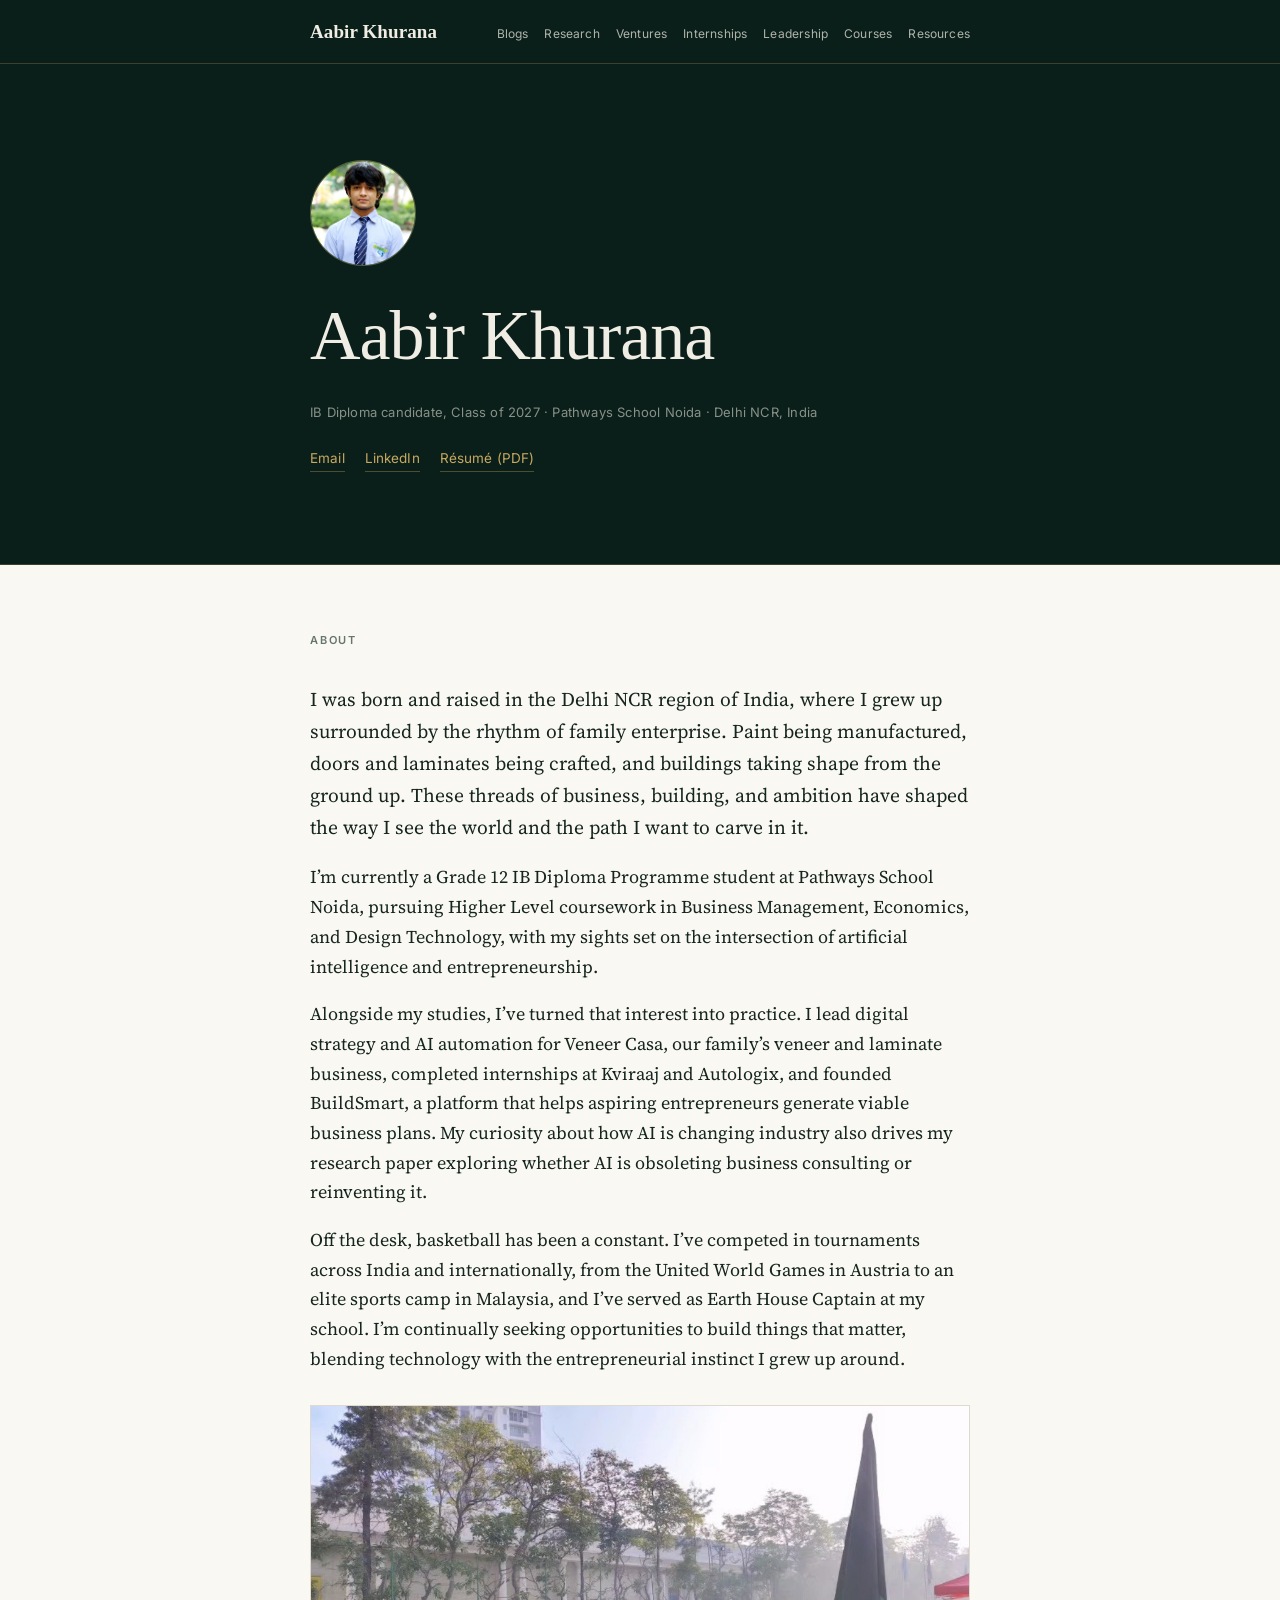
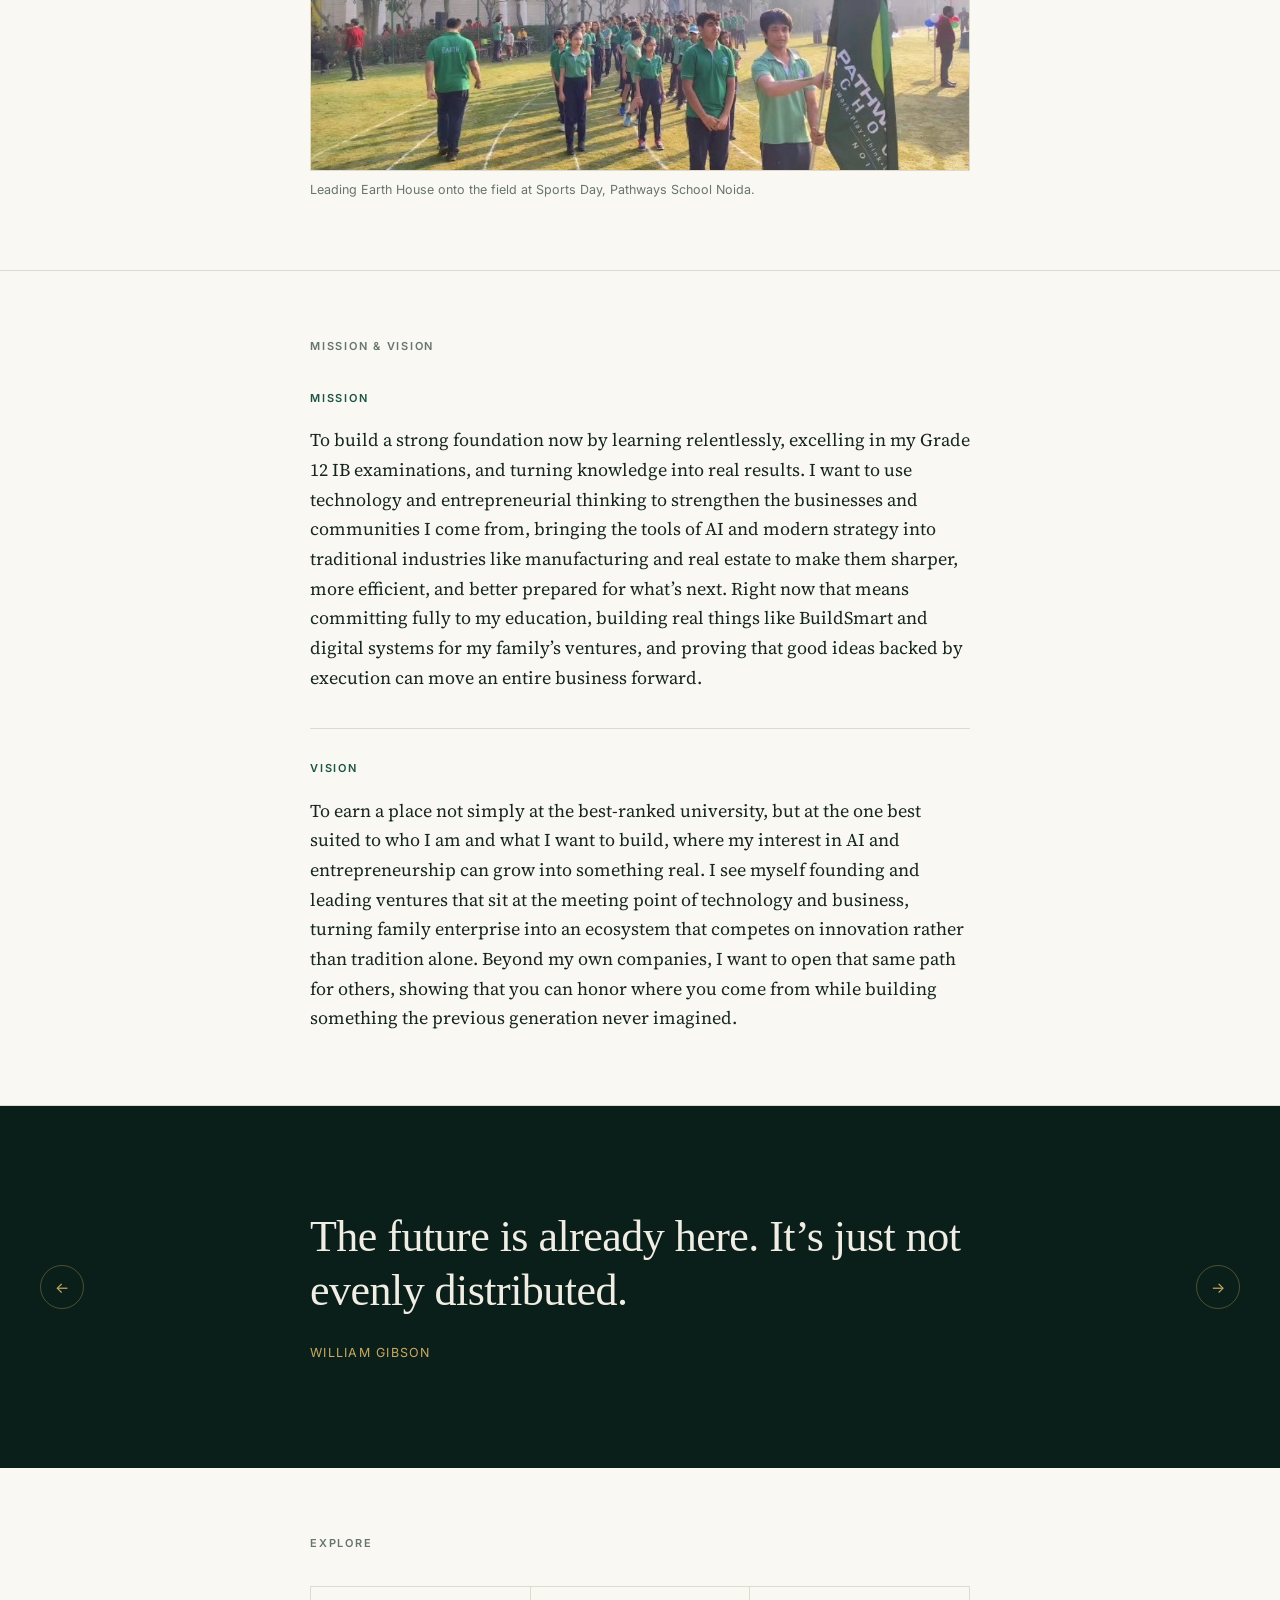
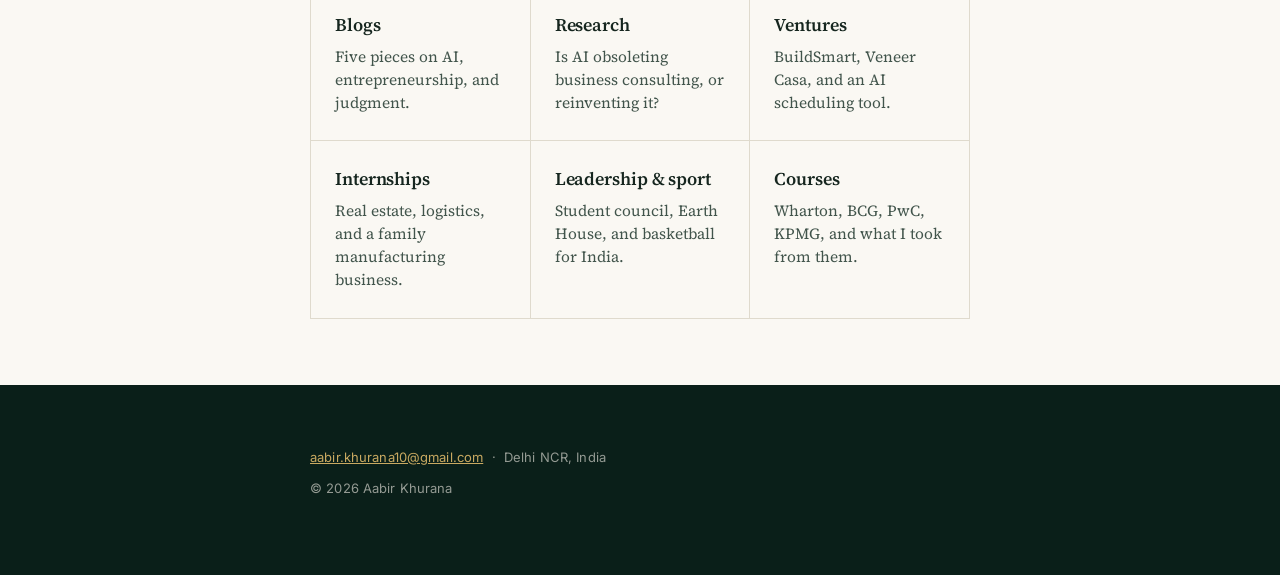
<file: index.html>
<!DOCTYPE html>
<html lang="en">
<head>
<meta charset="utf-8">
<meta name="viewport" content="width=device-width, initial-scale=1">
<title>Aabir Khurana | Essays on AI, business, and judgment</title>
<meta name="description" content="Aabir Khurana is an IB Diploma candidate at Pathways School Noida writing about AI, entrepreneurship, and judgment.">
<meta name="author" content="Aabir Khurana">
<meta property="og:title" content="Aabir Khurana">
<meta property="og:description" content="Aabir Khurana is an IB Diploma candidate at Pathways School Noida writing about AI, entrepreneurship, and judgment.">
<meta property="og:type" content="profile">
<link rel="preconnect" href="https://fonts.googleapis.com">
<link rel="preconnect" href="https://fonts.gstatic.com" crossorigin>
<link href="https://fonts.googleapis.com/css2?family=Source+Serif+4:opsz,wght@8..60,300;8..60,400;8..60,600&family=Inter:wght@400;500;600&display=swap" rel="stylesheet">
<link rel="stylesheet" href="style.css">
</head>
<body>
<nav>
  <div class="wrap">
    <a class="name" href="index.html">Aabir Khurana</a>
    <ul>
      <li><a href="blogs.html">Blogs</a></li>
      <li><a href="research.html">Research</a></li>
      <li><a href="ventures.html">Ventures</a></li>
      <li><a href="internships.html">Internships</a></li>
      <li><a href="leadership.html">Leadership</a></li>
      <li><a href="courses.html">Courses</a></li>
      <li><a href="resources.html">Resources</a></li>
    </ul>
  </div>
</nav>
<header class="hero">
  <div class="wrap">
    <img class="portrait" src="portrait.jpg" alt="Aabir Khurana">
    <h1>Aabir Khurana</h1>
    <p class="meta">IB Diploma candidate, Class of 2027 &middot; Pathways School Noida &middot; Delhi NCR, India</p>
    <div class="links">
      <a href="mailto:aabir.khurana10@gmail.com">Email</a>
      <a href="https://www.linkedin.com/in/aabir-khurana" target="_blank" rel="noopener">LinkedIn</a>
      <a href="resume.pdf">R&eacute;sum&eacute; (PDF)</a>
    </div>
  </div>
</header>

<section id="about">
  <div class="wrap">
    <h2>About</h2>
    <p class="lede">
      I was born and raised in the Delhi NCR region of India, where I grew up surrounded by the
      rhythm of family enterprise. Paint being manufactured, doors and laminates being crafted,
      and buildings taking shape from the ground up. These threads of business, building, and
      ambition have shaped the way I see the world and the path I want to carve in it.
    </p>
    <p>
      I&rsquo;m currently a Grade 12 IB Diploma Programme student at Pathways School Noida,
      pursuing Higher Level coursework in Business Management, Economics, and Design Technology,
      with my sights set on the intersection of artificial intelligence and entrepreneurship.
    </p>
    <p>
      Alongside my studies, I&rsquo;ve turned that interest into practice. I lead digital strategy
      and AI automation for Veneer Casa, our family&rsquo;s veneer and laminate business,
      completed internships at Kviraaj and Autologix, and founded BuildSmart, a platform that helps
      aspiring entrepreneurs generate viable business plans. My curiosity about how AI is changing
      industry also drives my research paper exploring whether AI is obsoleting business consulting
      or reinventing it.
    </p>
    <p>
      Off the desk, basketball has been a constant. I&rsquo;ve competed in tournaments across India
      and internationally, from the United World Games in Austria to an elite sports camp in
      Malaysia, and I&rsquo;ve served as Earth House Captain at my school. I&rsquo;m continually
      seeking opportunities to build things that matter, blending technology with the
      entrepreneurial instinct I grew up around.
    </p>
    <figure class="shot">
      <img src="earthhouse.jpg" alt="Leading Earth House at Sports Day">
      <figcaption>Leading Earth House onto the field at Sports Day, Pathways School Noida.</figcaption>
    </figure>
  </div>
</section>

<section id="mission">
  <div class="wrap">
    <h2>Mission &amp; vision</h2>

    <div class="statement">
      <p class="label">Mission</p>
      <p>To build a strong foundation now by learning relentlessly, excelling in my Grade 12 IB
      examinations, and turning knowledge into real results. I want to use technology and
      entrepreneurial thinking to strengthen the businesses and communities I come from, bringing
      the tools of AI and modern strategy into traditional industries like manufacturing and real
      estate to make them sharper, more efficient, and better prepared for what&rsquo;s next.
      Right now that means committing fully to my education, building real things like BuildSmart
      and digital systems for my family&rsquo;s ventures, and proving that good ideas backed by
      execution can move an entire business forward.</p>
    </div>

    <div class="statement">
      <p class="label">Vision</p>
      <p>To earn a place not simply at the best-ranked university, but at the one best suited to
      who I am and what I want to build, where my interest in AI and entrepreneurship can grow into
      something real. I see myself founding and leading ventures that sit at the meeting point of
      technology and business, turning family enterprise into an ecosystem that competes on
      innovation rather than tradition alone. Beyond my own companies, I want to open that same
      path for others, showing that you can honor where you come from while building something the
      previous generation never imagined.</p>
    </div>
  </div>
</section>

<section class="quotewrap">
  <div class="wrap">
    <div class="quotes" id="quotes">
      <blockquote class="q on">
        <p>The future is already here. It&rsquo;s just not evenly distributed.</p>
        <cite>William Gibson</cite>
      </blockquote>
      <blockquote class="q">
        <p>The best way to predict the future is to invent it.</p>
        <cite>Alan Kay</cite>
      </blockquote>
      <blockquote class="q">
        <p>The impediment to action advances action. What stands in the way becomes the way.</p>
        <cite>Marcus Aurelius, Meditations</cite>
      </blockquote>
      <blockquote class="q">
        <p>You can&rsquo;t connect the dots looking forward; you can only connect them looking backwards.</p>
        <cite>Steve Jobs</cite>
      </blockquote>
    </div>
    <div class="qnav">
      <button class="qarrow qprev" id="qprev" aria-label="Previous quote">&larr;</button>
      <button class="qarrow qnext" id="qnext" aria-label="Next quote">&rarr;</button>
    </div>
  </div>
  <script>
  (function(){
    var qs = document.querySelectorAll('#quotes .q'), i = 0, timer;
    function go(n){
      qs[i].classList.remove('on');
      i = n < 0 ? qs.length - 1 : (n >= qs.length ? 0 : n);
      qs[i].classList.add('on');
    }
    function reset(){ clearInterval(timer); timer = setInterval(function(){ go(i+1); }, 7000); }
    document.getElementById('qnext').onclick = function(){ go(i+1); reset(); };
    document.getElementById('qprev').onclick = function(){ go(i-1); reset(); };
    reset();
  })();
  </script>
</section>

<section id="explore">
  <div class="wrap">
    <h2>Explore</h2>
    <div class="cardgrid">
      <a class="card" href="blogs.html"><h3>Blogs</h3><p>Five pieces on AI, entrepreneurship, and judgment.</p></a>
      <a class="card" href="research.html"><h3>Research</h3><p>Is AI obsoleting business consulting, or reinventing it?</p></a>
      <a class="card" href="ventures.html"><h3>Ventures</h3><p>BuildSmart, Veneer Casa, and an AI scheduling tool.</p></a>
      <a class="card" href="internships.html"><h3>Internships</h3><p>Real estate, logistics, and a family manufacturing business.</p></a>
      <a class="card" href="leadership.html"><h3>Leadership &amp; sport</h3><p>Student council, Earth House, and basketball for India.</p></a>
      <a class="card" href="courses.html"><h3>Courses</h3><p>Wharton, BCG, PwC, KPMG, and what I took from them.</p></a>
    </div>
  </div>
</section>

<footer>
  <div class="wrap">
    <p><a href="mailto:aabir.khurana10@gmail.com">aabir.khurana10@gmail.com</a> &nbsp;&middot;&nbsp; Delhi NCR, India</p>
    <p style="margin-top:10px">&copy; 2026 Aabir Khurana</p>
  </div>
</footer>
</body>
</html>
</file>
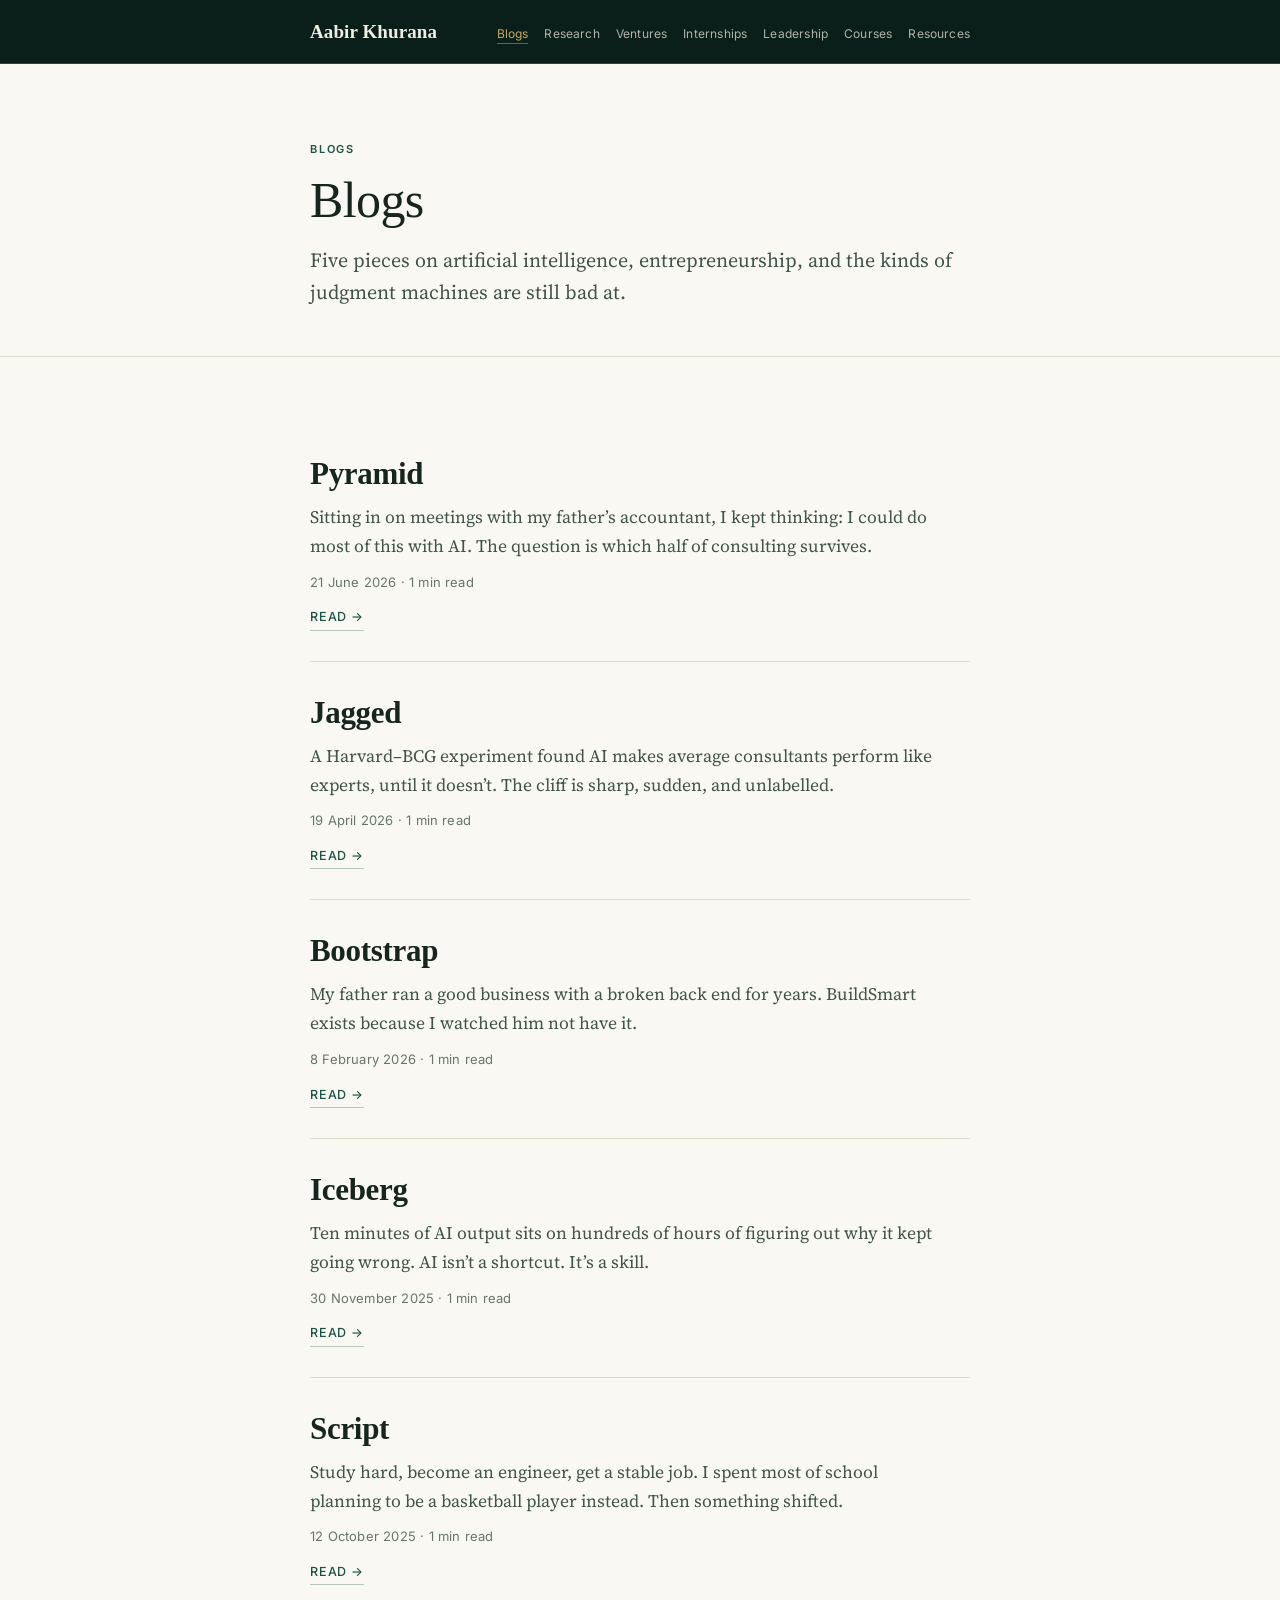
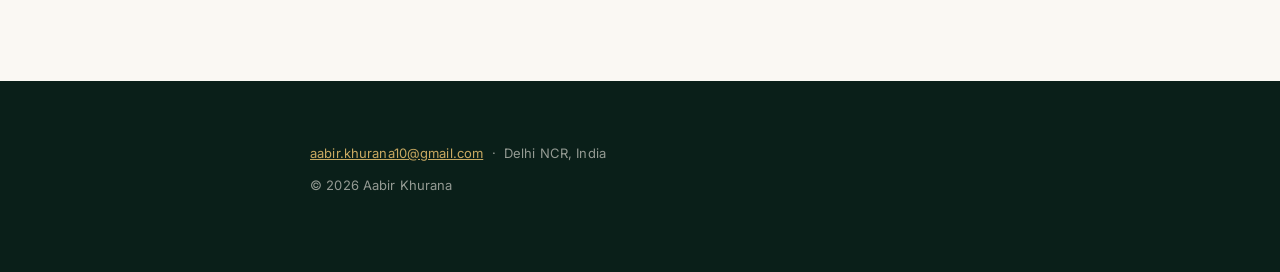
<file: blogs.html>
<!DOCTYPE html>
<html lang="en">
<head>
<meta charset="utf-8">
<meta name="viewport" content="width=device-width, initial-scale=1">
<title>Blogs | Aabir Khurana</title>
<meta name="description" content="Blogs on artificial intelligence, entrepreneurship, and judgment.">
<meta name="author" content="Aabir Khurana">
<meta property="og:title" content="Blogs">
<meta property="og:description" content="Blogs on artificial intelligence, entrepreneurship, and judgment.">
<meta property="og:type" content="website">
<link rel="preconnect" href="https://fonts.googleapis.com">
<link rel="preconnect" href="https://fonts.gstatic.com" crossorigin>
<link href="https://fonts.googleapis.com/css2?family=Source+Serif+4:opsz,wght@8..60,300;8..60,400;8..60,600&family=Inter:wght@400;500;600&display=swap" rel="stylesheet">
<link rel="stylesheet" href="style.css">
</head>
<body>
<nav>
  <div class="wrap">
    <a class="name" href="index.html">Aabir Khurana</a>
    <ul>
      <li><a href="blogs.html" class="on">Blogs</a></li>
      <li><a href="research.html">Research</a></li>
      <li><a href="ventures.html">Ventures</a></li>
      <li><a href="internships.html">Internships</a></li>
      <li><a href="leadership.html">Leadership</a></li>
      <li><a href="courses.html">Courses</a></li>
      <li><a href="resources.html">Resources</a></li>
    </ul>
  </div>
</nav>
<header class="pagehead">
  <div class="wrap">
    <p class="kicker">Blogs</p>
    <h1>Blogs</h1>
    <p class="standfirst">Five pieces on artificial intelligence, entrepreneurship, and the kinds of judgment machines are still bad at.</p>
  </div>
</header>
<section>
  <div class="wrap">
    <a class="essay" href="pyramid.html">
      <h3>Pyramid</h3>
      <p class="dek">Sitting in on meetings with my father’s accountant, I kept thinking: I could do most of this with AI. The question is which half of consulting survives.</p>
      <p class="meta">21 June 2026 &middot; 1 min read</p>
      <p class="readmore">Read &rarr;</p>
    </a>
    <a class="essay" href="jagged.html">
      <h3>Jagged</h3>
      <p class="dek">A Harvard–BCG experiment found AI makes average consultants perform like experts, until it doesn’t. The cliff is sharp, sudden, and unlabelled.</p>
      <p class="meta">19 April 2026 &middot; 1 min read</p>
      <p class="readmore">Read &rarr;</p>
    </a>
    <a class="essay" href="bootstrap.html">
      <h3>Bootstrap</h3>
      <p class="dek">My father ran a good business with a broken back end for years. BuildSmart exists because I watched him not have it.</p>
      <p class="meta">8 February 2026 &middot; 1 min read</p>
      <p class="readmore">Read &rarr;</p>
    </a>
    <a class="essay" href="iceberg.html">
      <h3>Iceberg</h3>
      <p class="dek">Ten minutes of AI output sits on hundreds of hours of figuring out why it kept going wrong. AI isn’t a shortcut. It’s a skill.</p>
      <p class="meta">30 November 2025 &middot; 1 min read</p>
      <p class="readmore">Read &rarr;</p>
    </a>
    <a class="essay" href="script.html">
      <h3>Script</h3>
      <p class="dek">Study hard, become an engineer, get a stable job. I spent most of school planning to be a basketball player instead. Then something shifted.</p>
      <p class="meta">12 October 2025 &middot; 1 min read</p>
      <p class="readmore">Read &rarr;</p>
    </a>
    
  </div>
</section>
<footer>
  <div class="wrap">
    <p><a href="mailto:aabir.khurana10@gmail.com">aabir.khurana10@gmail.com</a> &nbsp;&middot;&nbsp; Delhi NCR, India</p>
    <p style="margin-top:10px">&copy; 2026 Aabir Khurana</p>
  </div>
</footer>
</body>
</html>
</file>
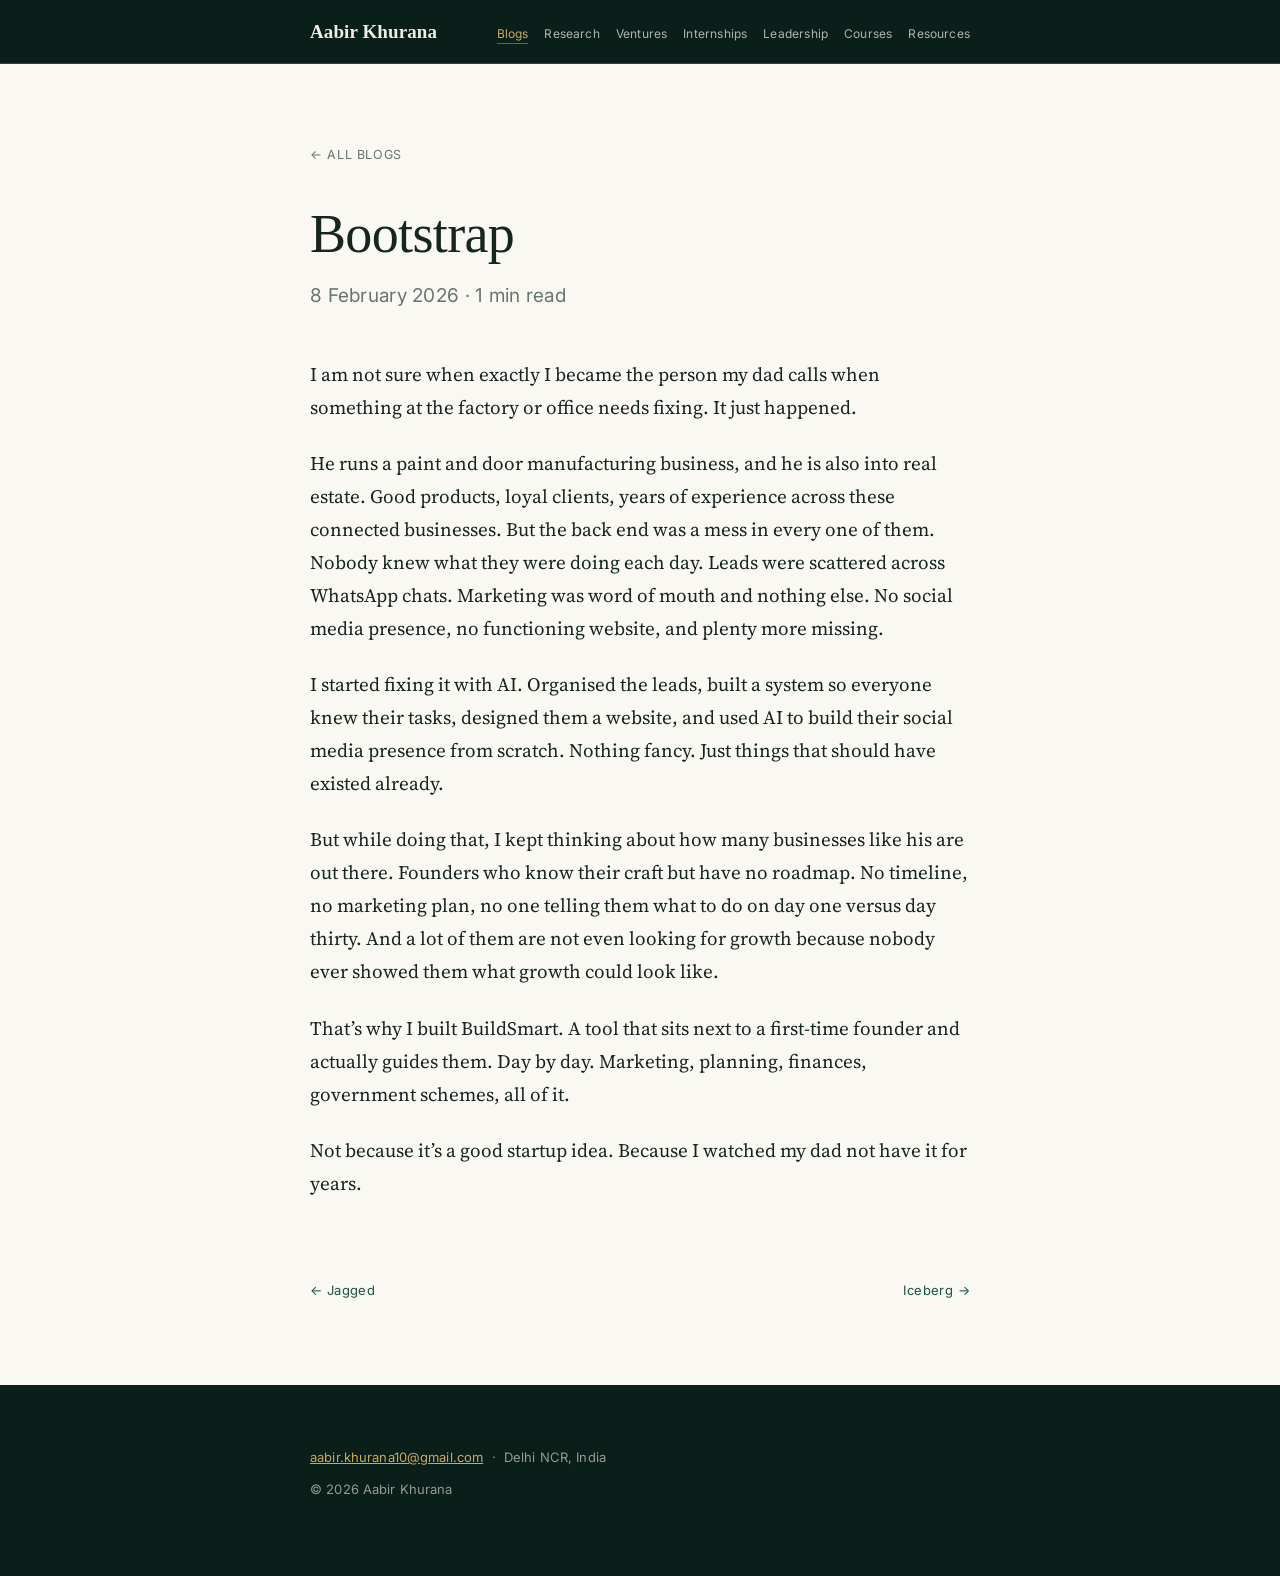
<file: bootstrap.html>
<!DOCTYPE html>
<html lang="en">
<head>
<meta charset="utf-8">
<meta name="viewport" content="width=device-width, initial-scale=1">
<title>Bootstrap | Aabir Khurana</title>
<meta name="description" content="My father ran a good business with a broken back end for years. BuildSmart exists because I watched him not have it.">
<meta name="author" content="Aabir Khurana">
<meta property="og:title" content="Bootstrap">
<meta property="og:description" content="My father ran a good business with a broken back end for years. BuildSmart exists because I watched him not have it.">
<meta property="og:type" content="article">
<link rel="preconnect" href="https://fonts.googleapis.com">
<link rel="preconnect" href="https://fonts.gstatic.com" crossorigin>
<link href="https://fonts.googleapis.com/css2?family=Source+Serif+4:opsz,wght@8..60,300;8..60,400;8..60,600&family=Inter:wght@400;500;600&display=swap" rel="stylesheet">
<link rel="stylesheet" href="style.css">
</head>
<body>
<nav>
  <div class="wrap">
    <a class="name" href="index.html">Aabir Khurana</a>
    <ul>
      <li><a href="blogs.html" class="on">Blogs</a></li>
      <li><a href="research.html">Research</a></li>
      <li><a href="ventures.html">Ventures</a></li>
      <li><a href="internships.html">Internships</a></li>
      <li><a href="leadership.html">Leadership</a></li>
      <li><a href="courses.html">Courses</a></li>
      <li><a href="resources.html">Resources</a></li>
    </ul>
  </div>
</nav>
<article class="article">
  <div class="wrap">
    <a class="back" href="blogs.html">&larr; All blogs</a>
    <h1>Bootstrap</h1>
    <p class="meta">8 February 2026 &middot; 1 min read</p>
    <p>I am not sure when exactly I became the person my dad calls when something at the factory or office needs fixing. It just happened.</p>
    <p>He runs a paint and door manufacturing business, and he is also into real estate. Good products, loyal clients, years of experience across these connected businesses. But the back end was a mess in every one of them. Nobody knew what they were doing each day. Leads were scattered across WhatsApp chats. Marketing was word of mouth and nothing else. No social media presence, no functioning website, and plenty more missing.</p>
    <p>I started fixing it with AI. Organised the leads, built a system so everyone knew their tasks, designed them a website, and used AI to build their social media presence from scratch. Nothing fancy. Just things that should have existed already.</p>
    <p>But while doing that, I kept thinking about how many businesses like his are out there. Founders who know their craft but have no roadmap. No timeline, no marketing plan, no one telling them what to do on day one versus day thirty. And a lot of them are not even looking for growth because nobody ever showed them what growth could look like.</p>
    <p>That’s why I built BuildSmart. A tool that sits next to a first-time founder and actually guides them. Day by day. Marketing, planning, finances, government schemes, all of it.</p>
    <p>Not because it’s a good startup idea. Because I watched my dad not have it for years.</p>
    
  </div>
</article>
<div class="wrap"><div class="pager"><a href="jagged.html">&larr; Jagged</a><a href="iceberg.html">Iceberg &rarr;</a></div></div>
<footer>
  <div class="wrap">
    <p><a href="mailto:aabir.khurana10@gmail.com">aabir.khurana10@gmail.com</a> &nbsp;&middot;&nbsp; Delhi NCR, India</p>
    <p style="margin-top:10px">&copy; 2026 Aabir Khurana</p>
  </div>
</footer>
</body>
</html>
</file>
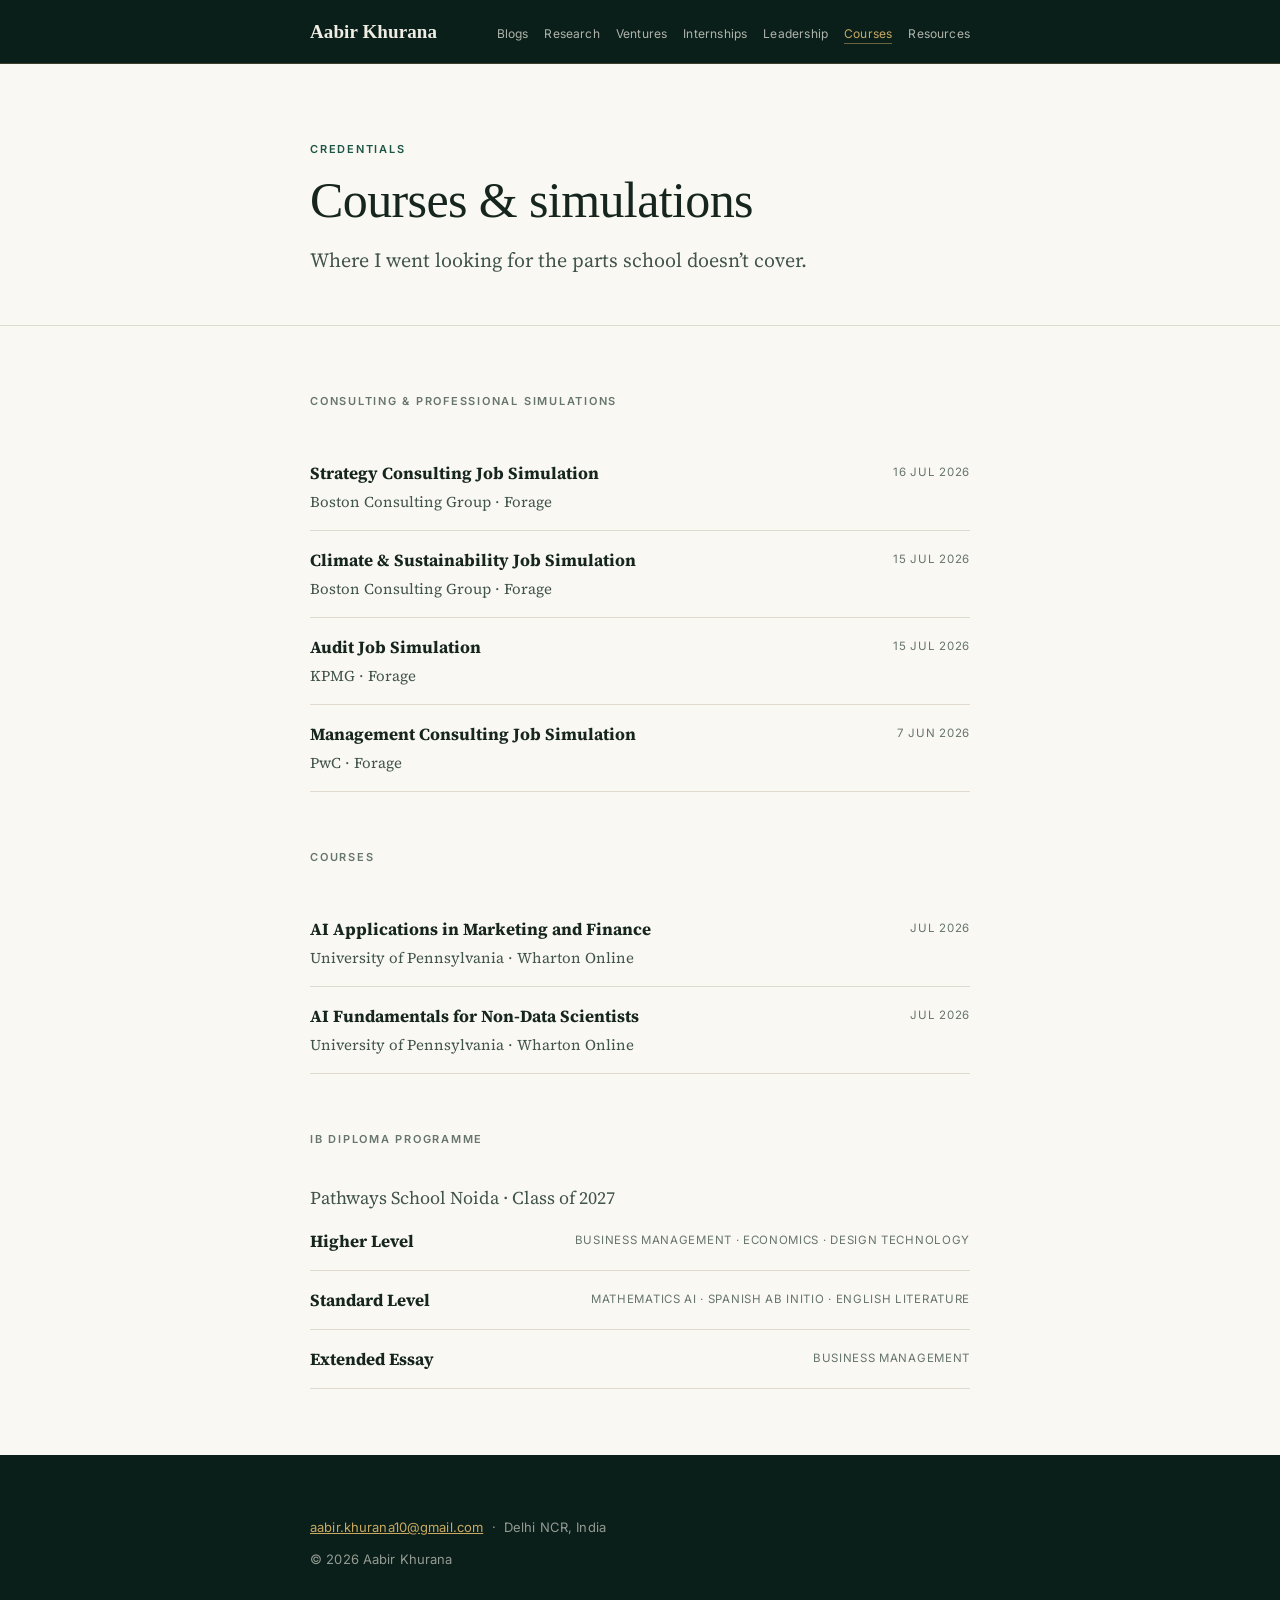
<file: courses.html>
<!DOCTYPE html>
<html lang="en">
<head>
<meta charset="utf-8">
<meta name="viewport" content="width=device-width, initial-scale=1">
<title>Courses &amp; Certifications | Aabir Khurana</title>
<meta name="description" content="Forage job simulations with PwC, BCG and KPMG, Wharton Online coursework, and IB subjects.">
<meta name="author" content="Aabir Khurana">
<meta property="og:title" content="Courses &amp; Certifications">
<meta property="og:description" content="Forage job simulations with PwC, BCG and KPMG, Wharton Online coursework, and IB subjects.">
<meta property="og:type" content="website">
<link rel="preconnect" href="https://fonts.googleapis.com">
<link rel="preconnect" href="https://fonts.gstatic.com" crossorigin>
<link href="https://fonts.googleapis.com/css2?family=Source+Serif+4:opsz,wght@8..60,300;8..60,400;8..60,600&family=Inter:wght@400;500;600&display=swap" rel="stylesheet">
<link rel="stylesheet" href="style.css">
</head>
<body>
<nav>
  <div class="wrap">
    <a class="name" href="index.html">Aabir Khurana</a>
    <ul>
      <li><a href="blogs.html">Blogs</a></li>
      <li><a href="research.html">Research</a></li>
      <li><a href="ventures.html">Ventures</a></li>
      <li><a href="internships.html">Internships</a></li>
      <li><a href="leadership.html">Leadership</a></li>
      <li><a href="courses.html" class="on">Courses</a></li>
      <li><a href="resources.html">Resources</a></li>
    </ul>
  </div>
</nav>
<header class="pagehead">
  <div class="wrap">
    <p class="kicker">Credentials</p>
    <h1>Courses &amp; simulations</h1>
    <p class="standfirst">Where I went looking for the parts school doesn&rsquo;t cover.</p>
  </div>
</header>

<section>
  <div class="wrap">
    <h2>Consulting &amp; professional simulations</h2>
    <div class="cert"><div><strong>Strategy Consulting Job Simulation</strong><br><span class="sub">Boston Consulting Group &middot; Forage</span></div><span>16 Jul 2026</span></div>
    <div class="cert"><div><strong>Climate &amp; Sustainability Job Simulation</strong><br><span class="sub">Boston Consulting Group &middot; Forage</span></div><span>15 Jul 2026</span></div>
    <div class="cert"><div><strong>Audit Job Simulation</strong><br><span class="sub">KPMG &middot; Forage</span></div><span>15 Jul 2026</span></div>
    <div class="cert"><div><strong>Management Consulting Job Simulation</strong><br><span class="sub">PwC &middot; Forage</span></div><span>7 Jun 2026</span></div>

    <h2 style="margin-top:56px">Courses</h2>
    <div class="cert"><div><strong>AI Applications in Marketing and Finance</strong><br><span class="sub">University of Pennsylvania &middot; Wharton Online</span></div><span>Jul 2026</span></div>
    <div class="cert"><div><strong>AI Fundamentals for Non-Data Scientists</strong><br><span class="sub">University of Pennsylvania &middot; Wharton Online</span></div><span>Jul 2026</span></div>

    <h2 style="margin-top:56px">IB Diploma Programme</h2>
    <p style="color:var(--ink-soft)">Pathways School Noida &middot; Class of 2027</p>
    <div class="cert"><div><strong>Higher Level</strong></div><span>Business Management &middot; Economics &middot; Design Technology</span></div>
    <div class="cert"><div><strong>Standard Level</strong></div><span>Mathematics AI &middot; Spanish Ab Initio &middot; English Literature</span></div>
    <div class="cert"><div><strong>Extended Essay</strong></div><span>Business Management</span></div>
    
  </div>
</section>

<footer>
  <div class="wrap">
    <p><a href="mailto:aabir.khurana10@gmail.com">aabir.khurana10@gmail.com</a> &nbsp;&middot;&nbsp; Delhi NCR, India</p>
    <p style="margin-top:10px">&copy; 2026 Aabir Khurana</p>
  </div>
</footer>
</body>
</html>
</file>
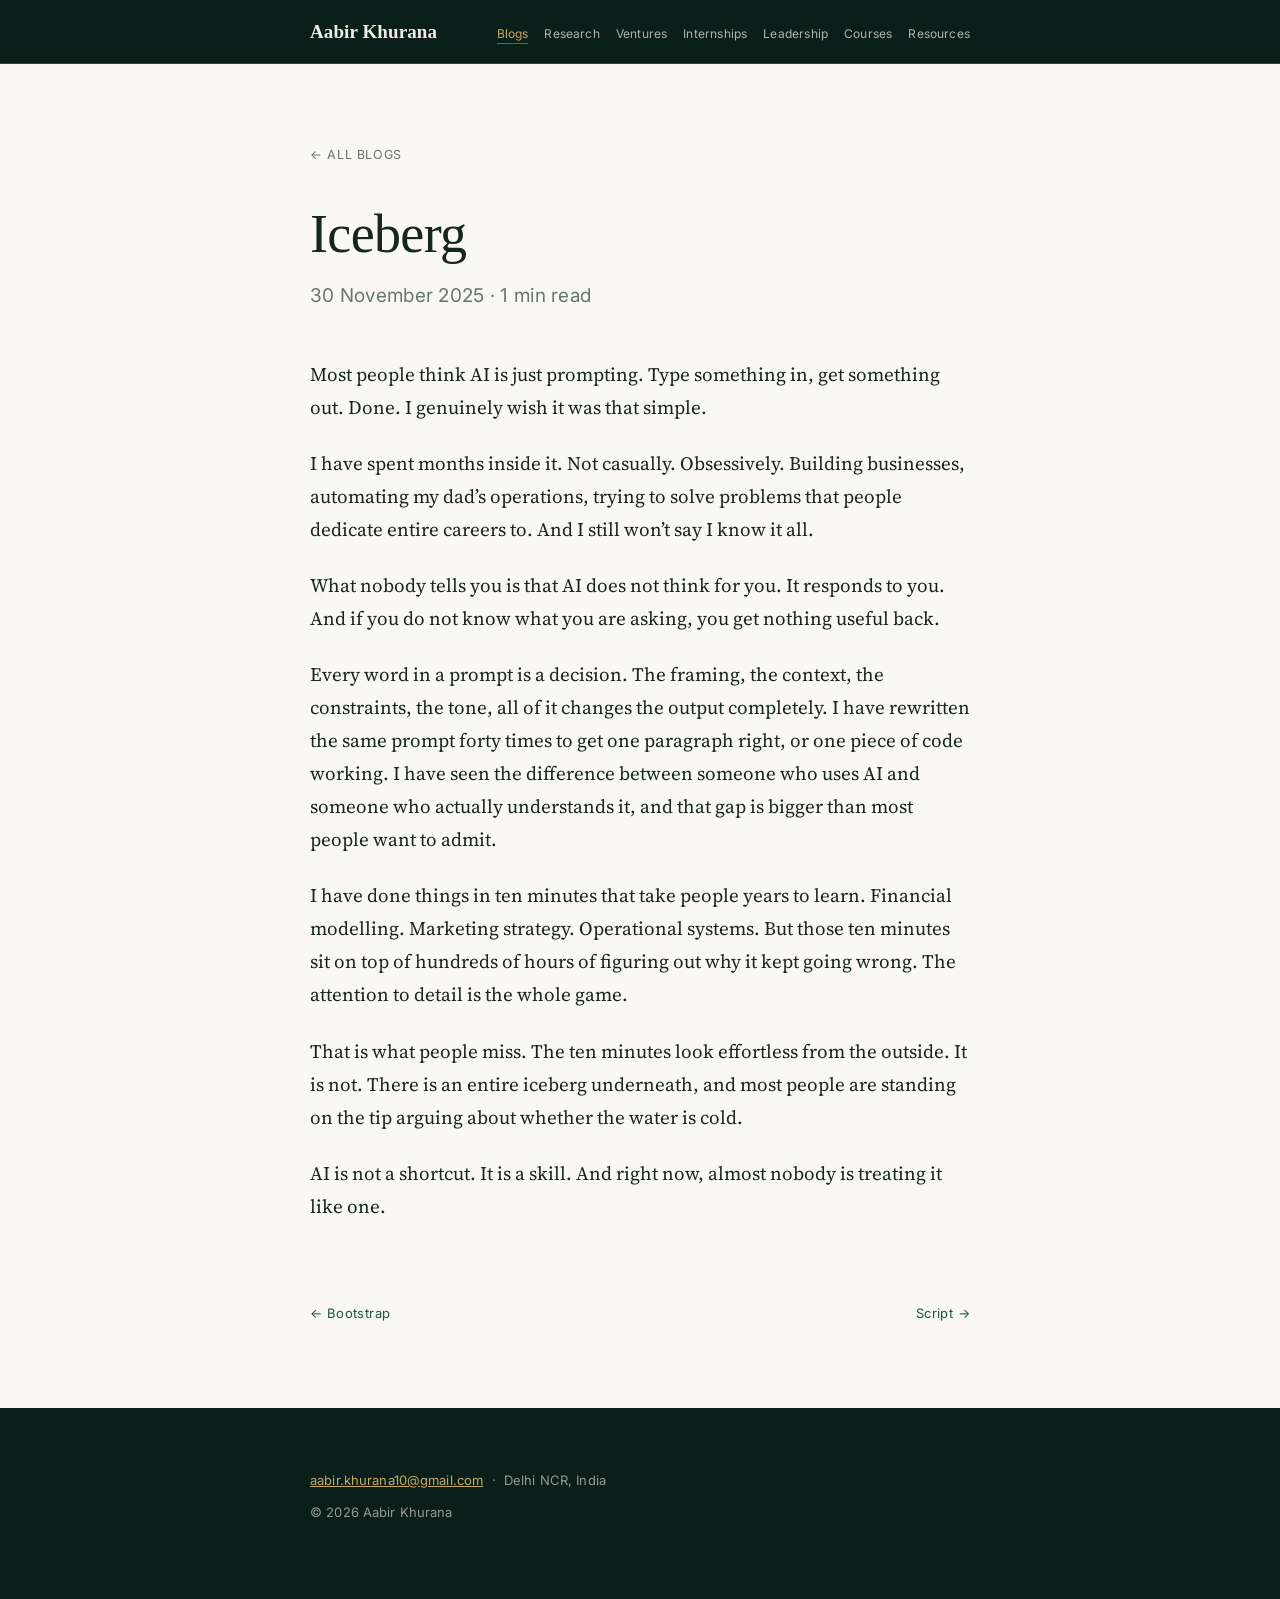
<file: iceberg.html>
<!DOCTYPE html>
<html lang="en">
<head>
<meta charset="utf-8">
<meta name="viewport" content="width=device-width, initial-scale=1">
<title>Iceberg | Aabir Khurana</title>
<meta name="description" content="Ten minutes of AI output sits on hundreds of hours of figuring out why it kept going wrong. AI isn’t a shortcut. It’s a skill.">
<meta name="author" content="Aabir Khurana">
<meta property="og:title" content="Iceberg">
<meta property="og:description" content="Ten minutes of AI output sits on hundreds of hours of figuring out why it kept going wrong. AI isn’t a shortcut. It’s a skill.">
<meta property="og:type" content="article">
<link rel="preconnect" href="https://fonts.googleapis.com">
<link rel="preconnect" href="https://fonts.gstatic.com" crossorigin>
<link href="https://fonts.googleapis.com/css2?family=Source+Serif+4:opsz,wght@8..60,300;8..60,400;8..60,600&family=Inter:wght@400;500;600&display=swap" rel="stylesheet">
<link rel="stylesheet" href="style.css">
</head>
<body>
<nav>
  <div class="wrap">
    <a class="name" href="index.html">Aabir Khurana</a>
    <ul>
      <li><a href="blogs.html" class="on">Blogs</a></li>
      <li><a href="research.html">Research</a></li>
      <li><a href="ventures.html">Ventures</a></li>
      <li><a href="internships.html">Internships</a></li>
      <li><a href="leadership.html">Leadership</a></li>
      <li><a href="courses.html">Courses</a></li>
      <li><a href="resources.html">Resources</a></li>
    </ul>
  </div>
</nav>
<article class="article">
  <div class="wrap">
    <a class="back" href="blogs.html">&larr; All blogs</a>
    <h1>Iceberg</h1>
    <p class="meta">30 November 2025 &middot; 1 min read</p>
    <p>Most people think AI is just prompting. Type something in, get something out. Done. I genuinely wish it was that simple.</p>
    <p>I have spent months inside it. Not casually. Obsessively. Building businesses, automating my dad’s operations, trying to solve problems that people dedicate entire careers to. And I still won’t say I know it all.</p>
    <p>What nobody tells you is that AI does not think for you. It responds to you. And if you do not know what you are asking, you get nothing useful back.</p>
    <p>Every word in a prompt is a decision. The framing, the context, the constraints, the tone, all of it changes the output completely. I have rewritten the same prompt forty times to get one paragraph right, or one piece of code working. I have seen the difference between someone who uses AI and someone who actually understands it, and that gap is bigger than most people want to admit.</p>
    <p>I have done things in ten minutes that take people years to learn. Financial modelling. Marketing strategy. Operational systems. But those ten minutes sit on top of hundreds of hours of figuring out why it kept going wrong. The attention to detail is the whole game.</p>
    <p>That is what people miss. The ten minutes look effortless from the outside. It is not. There is an entire iceberg underneath, and most people are standing on the tip arguing about whether the water is cold.</p>
    <p>AI is not a shortcut. It is a skill. And right now, almost nobody is treating it like one.</p>
    
  </div>
</article>
<div class="wrap"><div class="pager"><a href="bootstrap.html">&larr; Bootstrap</a><a href="script.html">Script &rarr;</a></div></div>
<footer>
  <div class="wrap">
    <p><a href="mailto:aabir.khurana10@gmail.com">aabir.khurana10@gmail.com</a> &nbsp;&middot;&nbsp; Delhi NCR, India</p>
    <p style="margin-top:10px">&copy; 2026 Aabir Khurana</p>
  </div>
</footer>
</body>
</html>
</file>
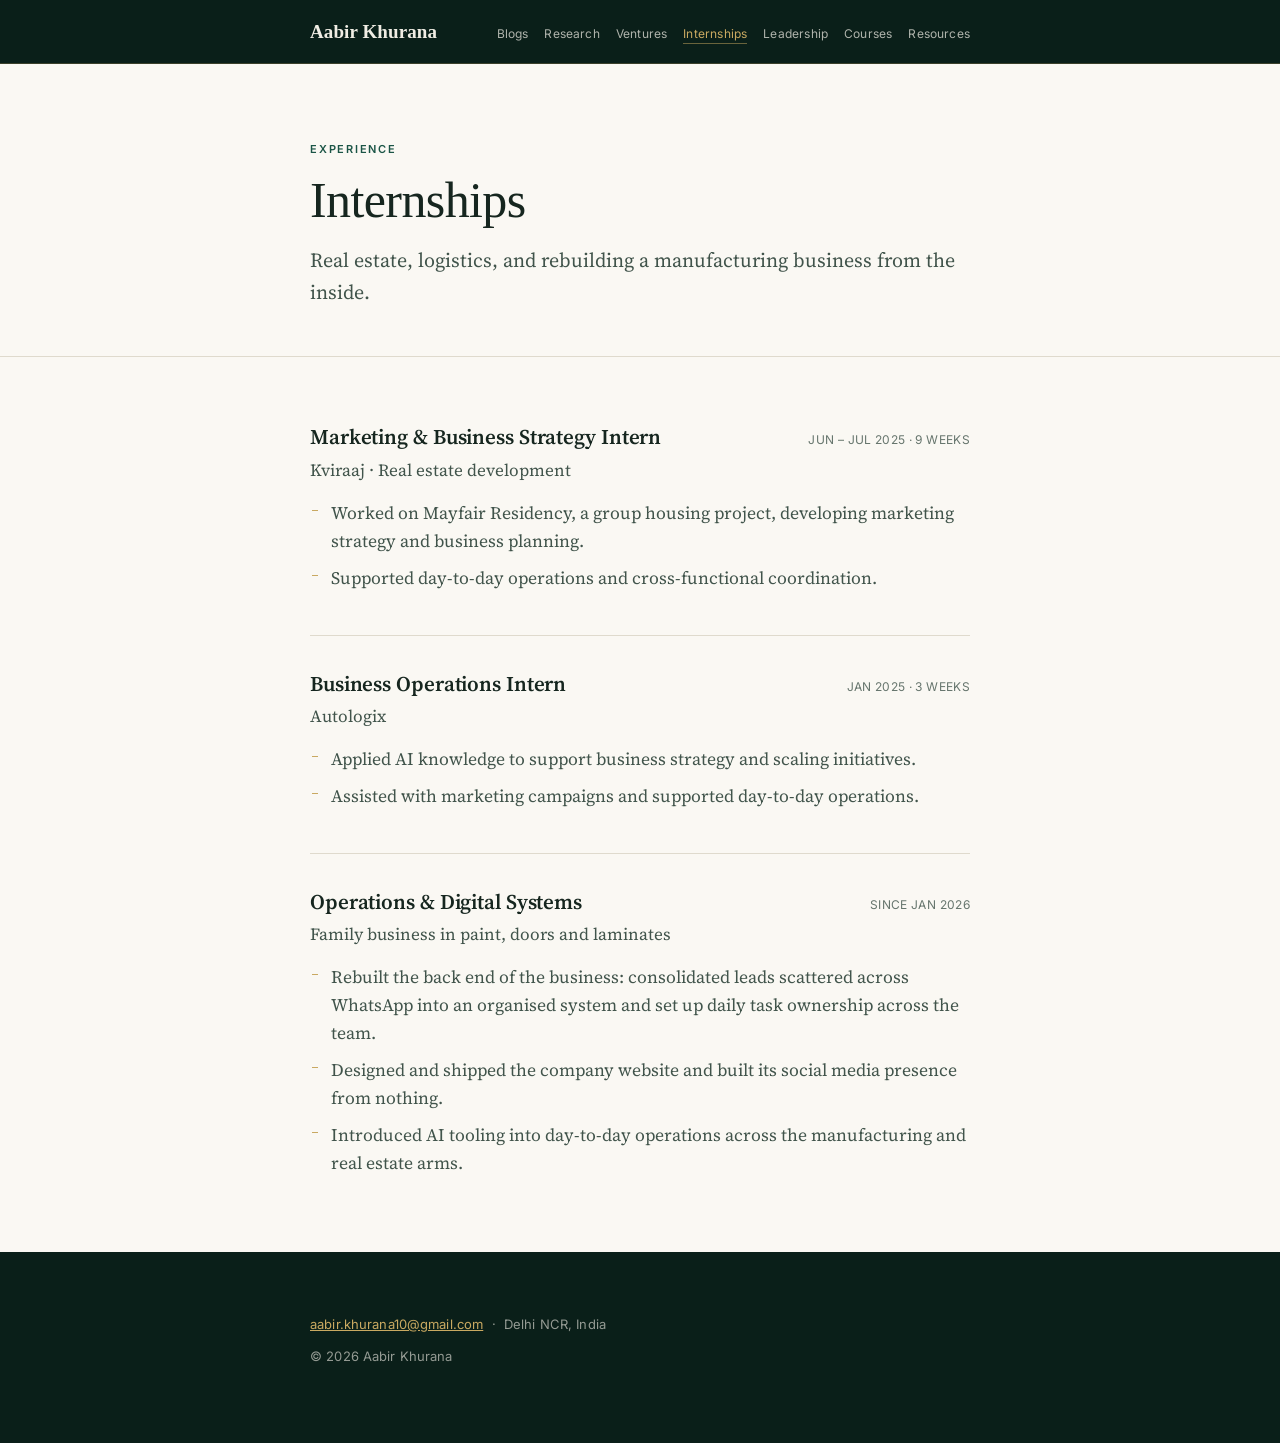
<file: internships.html>
<!DOCTYPE html>
<html lang="en">
<head>
<meta charset="utf-8">
<meta name="viewport" content="width=device-width, initial-scale=1">
<title>Internships | Aabir Khurana</title>
<meta name="description" content="Internships in real estate and logistics, and operations work in a family manufacturing business.">
<meta name="author" content="Aabir Khurana">
<meta property="og:title" content="Internships">
<meta property="og:description" content="Internships in real estate and logistics, and operations work in a family manufacturing business.">
<meta property="og:type" content="website">
<link rel="preconnect" href="https://fonts.googleapis.com">
<link rel="preconnect" href="https://fonts.gstatic.com" crossorigin>
<link href="https://fonts.googleapis.com/css2?family=Source+Serif+4:opsz,wght@8..60,300;8..60,400;8..60,600&family=Inter:wght@400;500;600&display=swap" rel="stylesheet">
<link rel="stylesheet" href="style.css">
</head>
<body>
<nav>
  <div class="wrap">
    <a class="name" href="index.html">Aabir Khurana</a>
    <ul>
      <li><a href="blogs.html">Blogs</a></li>
      <li><a href="research.html">Research</a></li>
      <li><a href="ventures.html">Ventures</a></li>
      <li><a href="internships.html" class="on">Internships</a></li>
      <li><a href="leadership.html">Leadership</a></li>
      <li><a href="courses.html">Courses</a></li>
      <li><a href="resources.html">Resources</a></li>
    </ul>
  </div>
</nav>
<header class="pagehead">
  <div class="wrap">
    <p class="kicker">Experience</p>
    <h1>Internships</h1>
    <p class="standfirst">Real estate, logistics, and rebuilding a manufacturing business from the inside.</p>
  </div>
</header>

<section>
  <div class="wrap">
    <div class="entry">
      <div class="entry-head">
        <div><h3>Marketing &amp; Business Strategy Intern</h3><p class="org">Kviraaj &middot; Real estate development</p></div>
        <span class="date">Jun &ndash; Jul 2025 &middot; 9 weeks</span>
      </div>
      <ul>
        <li>Worked on Mayfair Residency, a group housing project, developing marketing strategy and business planning.</li>
        <li>Supported day-to-day operations and cross-functional coordination.</li>
      </ul>
      
    </div>
    <div class="entry">
      <div class="entry-head">
        <div><h3>Business Operations Intern</h3><p class="org">Autologix</p></div>
        <span class="date">Jan 2025 &middot; 3 weeks</span>
      </div>
      <ul>
        <li>Applied AI knowledge to support business strategy and scaling initiatives.</li>
        <li>Assisted with marketing campaigns and supported day-to-day operations.</li>
      </ul>
      
    </div>
    <div class="entry">
      <div class="entry-head">
        <div><h3>Operations &amp; Digital Systems</h3><p class="org">Family business in paint, doors and laminates</p></div>
        <span class="date">Since Jan 2026</span>
      </div>
      <ul>
        <li>Rebuilt the back end of the business: consolidated leads scattered across WhatsApp into an organised system and set up daily task ownership across the team.</li>
        <li>Designed and shipped the company website and built its social media presence from nothing.</li>
        <li>Introduced AI tooling into day-to-day operations across the manufacturing and real estate arms.</li>
      </ul>
      
    </div>
  </div>
</section>

<footer>
  <div class="wrap">
    <p><a href="mailto:aabir.khurana10@gmail.com">aabir.khurana10@gmail.com</a> &nbsp;&middot;&nbsp; Delhi NCR, India</p>
    <p style="margin-top:10px">&copy; 2026 Aabir Khurana</p>
  </div>
</footer>
</body>
</html>
</file>
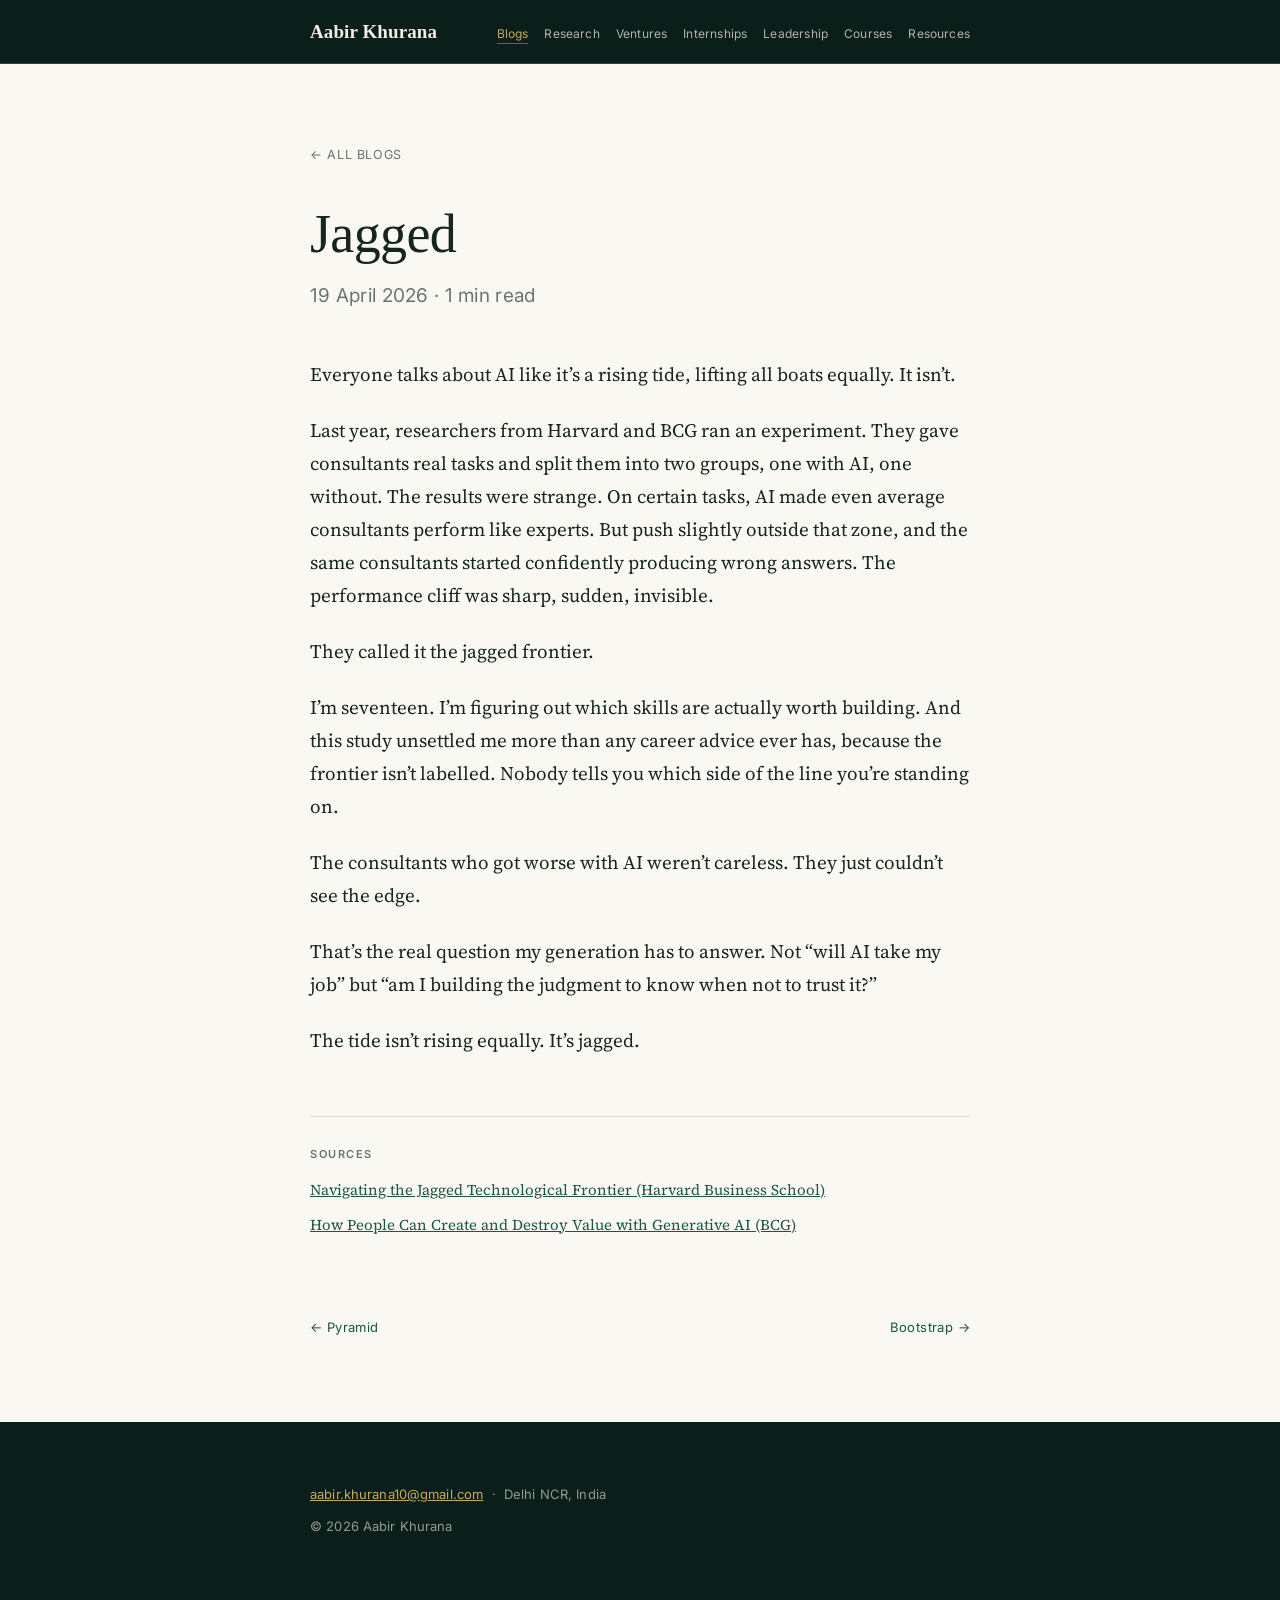
<file: jagged.html>
<!DOCTYPE html>
<html lang="en">
<head>
<meta charset="utf-8">
<meta name="viewport" content="width=device-width, initial-scale=1">
<title>Jagged | Aabir Khurana</title>
<meta name="description" content="A Harvard–BCG experiment found AI makes average consultants perform like experts, until it doesn’t. The cliff is sharp, sudden, and unlabelled.">
<meta name="author" content="Aabir Khurana">
<meta property="og:title" content="Jagged">
<meta property="og:description" content="A Harvard–BCG experiment found AI makes average consultants perform like experts, until it doesn’t. The cliff is sharp, sudden, and unlabelled.">
<meta property="og:type" content="article">
<link rel="preconnect" href="https://fonts.googleapis.com">
<link rel="preconnect" href="https://fonts.gstatic.com" crossorigin>
<link href="https://fonts.googleapis.com/css2?family=Source+Serif+4:opsz,wght@8..60,300;8..60,400;8..60,600&family=Inter:wght@400;500;600&display=swap" rel="stylesheet">
<link rel="stylesheet" href="style.css">
</head>
<body>
<nav>
  <div class="wrap">
    <a class="name" href="index.html">Aabir Khurana</a>
    <ul>
      <li><a href="blogs.html" class="on">Blogs</a></li>
      <li><a href="research.html">Research</a></li>
      <li><a href="ventures.html">Ventures</a></li>
      <li><a href="internships.html">Internships</a></li>
      <li><a href="leadership.html">Leadership</a></li>
      <li><a href="courses.html">Courses</a></li>
      <li><a href="resources.html">Resources</a></li>
    </ul>
  </div>
</nav>
<article class="article">
  <div class="wrap">
    <a class="back" href="blogs.html">&larr; All blogs</a>
    <h1>Jagged</h1>
    <p class="meta">19 April 2026 &middot; 1 min read</p>
    <p>Everyone talks about AI like it’s a rising tide, lifting all boats equally. It isn’t.</p>
    <p>Last year, researchers from Harvard and BCG ran an experiment. They gave consultants real tasks and split them into two groups, one with AI, one without. The results were strange. On certain tasks, AI made even average consultants perform like experts. But push slightly outside that zone, and the same consultants started confidently producing wrong answers. The performance cliff was sharp, sudden, invisible.</p>
    <p>They called it the jagged frontier.</p>
    <p>I’m seventeen. I’m figuring out which skills are actually worth building. And this study unsettled me more than any career advice ever has, because the frontier isn’t labelled. Nobody tells you which side of the line you’re standing on.</p>
    <p>The consultants who got worse with AI weren’t careless. They just couldn’t see the edge.</p>
    <p>That’s the real question my generation has to answer. Not “will AI take my job” but “am I building the judgment to know when not to trust it?”</p>
    <p>The tide isn’t rising equally. It’s jagged.</p>
    <div class="sources">
      <h4>Sources</h4>
      <p><a href="https://www.hbs.edu/faculty/Pages/item.aspx?num=64700" rel="noopener">Navigating the Jagged Technological Frontier (Harvard Business School)</a></p>
      <p><a href="https://www.bcg.com/publications/2023/how-people-create-and-destroy-value-with-gen-ai" rel="noopener">How People Can Create and Destroy Value with Generative AI (BCG)</a></p>
    </div>
  </div>
</article>
<div class="wrap"><div class="pager"><a href="pyramid.html">&larr; Pyramid</a><a href="bootstrap.html">Bootstrap &rarr;</a></div></div>
<footer>
  <div class="wrap">
    <p><a href="mailto:aabir.khurana10@gmail.com">aabir.khurana10@gmail.com</a> &nbsp;&middot;&nbsp; Delhi NCR, India</p>
    <p style="margin-top:10px">&copy; 2026 Aabir Khurana</p>
  </div>
</footer>
</body>
</html>
</file>
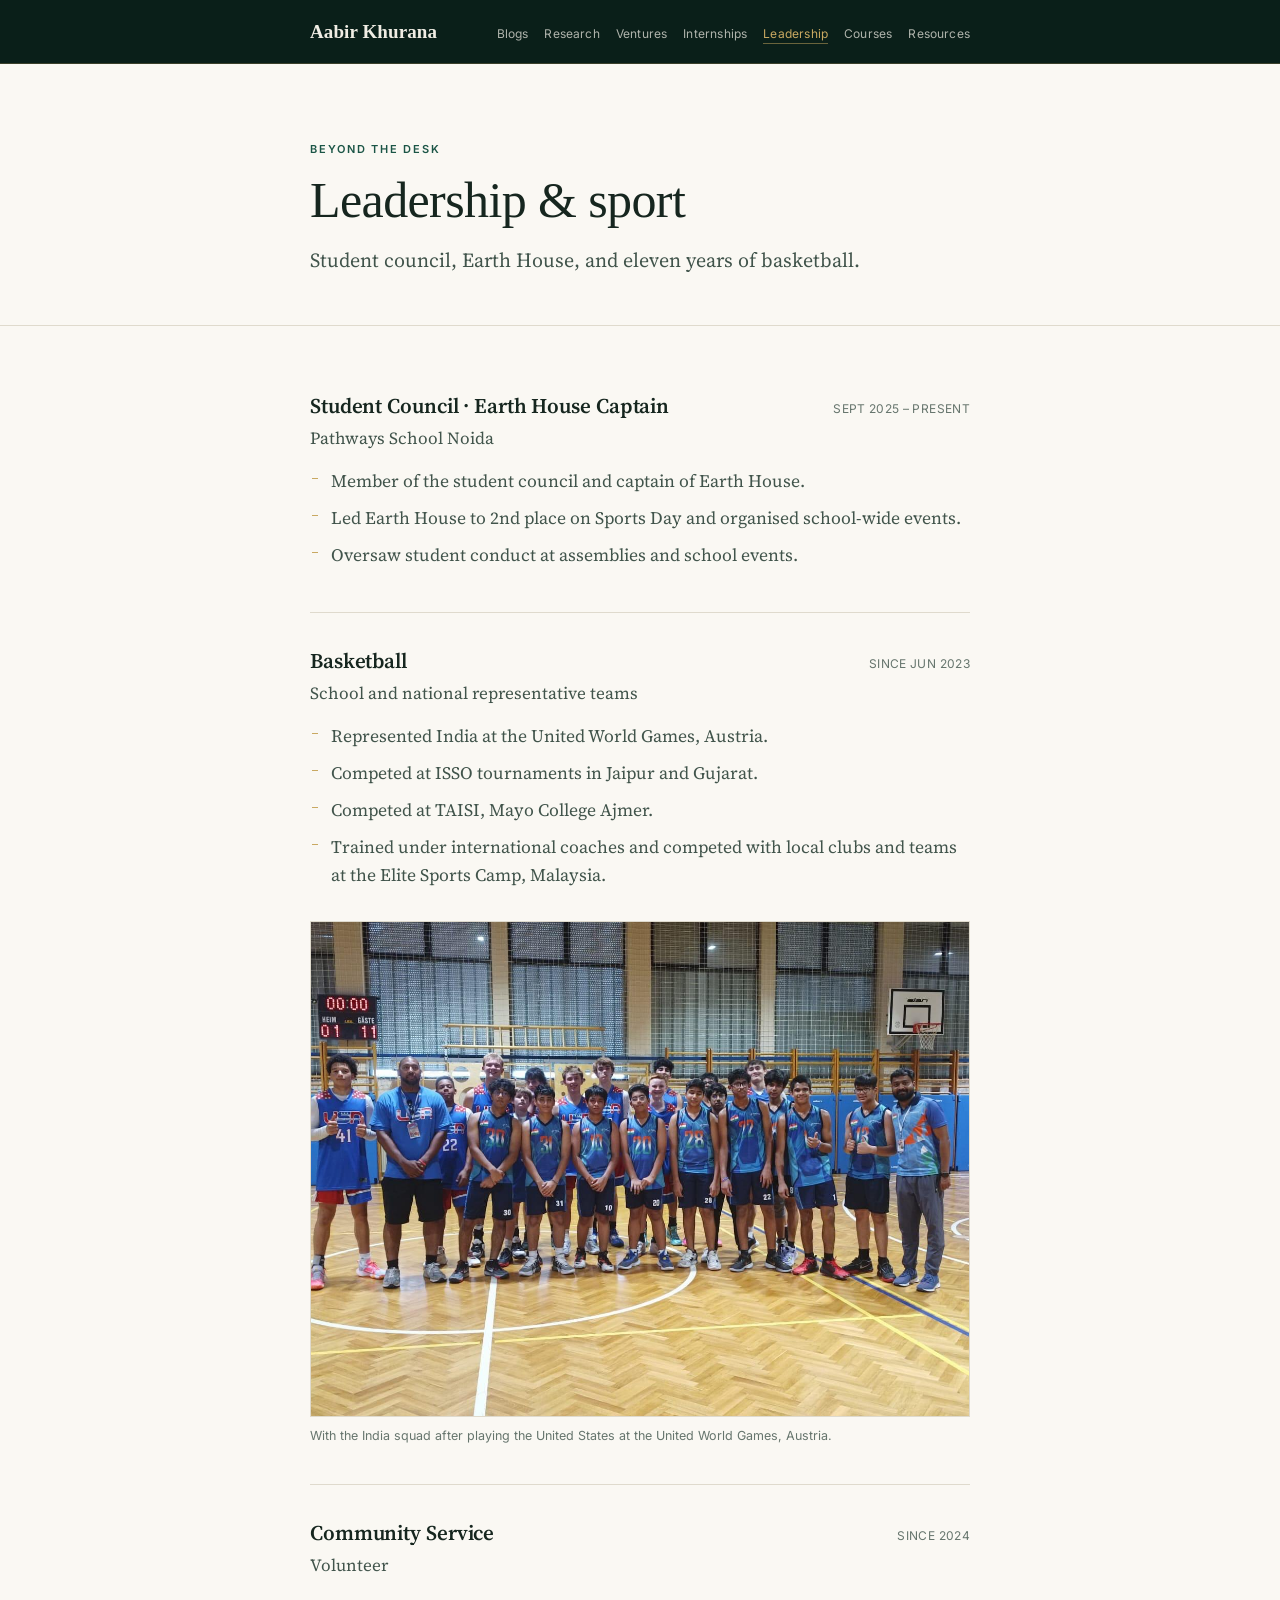
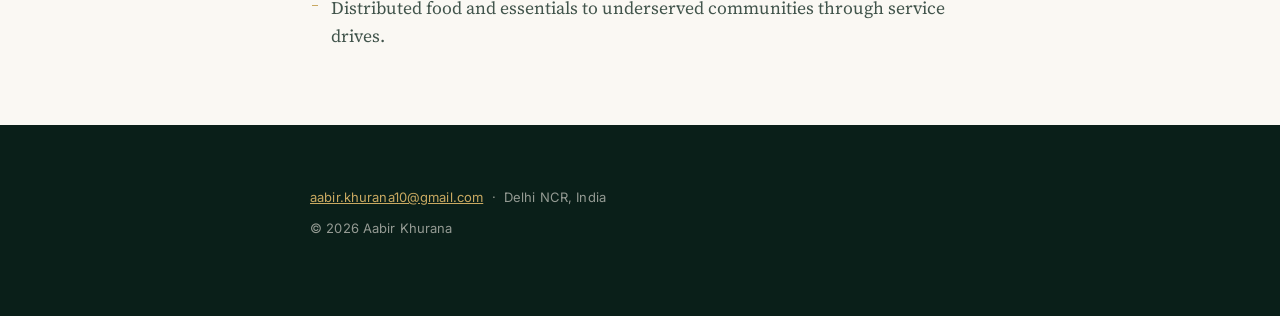
<file: leadership.html>
<!DOCTYPE html>
<html lang="en">
<head>
<meta charset="utf-8">
<meta name="viewport" content="width=device-width, initial-scale=1">
<title>Leadership &amp; Sport | Aabir Khurana</title>
<meta name="description" content="Student council, Earth House captaincy, and representing India at the United World Games.">
<meta name="author" content="Aabir Khurana">
<meta property="og:title" content="Leadership &amp; Sport">
<meta property="og:description" content="Student council, Earth House captaincy, and representing India at the United World Games.">
<meta property="og:type" content="website">
<link rel="preconnect" href="https://fonts.googleapis.com">
<link rel="preconnect" href="https://fonts.gstatic.com" crossorigin>
<link href="https://fonts.googleapis.com/css2?family=Source+Serif+4:opsz,wght@8..60,300;8..60,400;8..60,600&family=Inter:wght@400;500;600&display=swap" rel="stylesheet">
<link rel="stylesheet" href="style.css">
</head>
<body>
<nav>
  <div class="wrap">
    <a class="name" href="index.html">Aabir Khurana</a>
    <ul>
      <li><a href="blogs.html">Blogs</a></li>
      <li><a href="research.html">Research</a></li>
      <li><a href="ventures.html">Ventures</a></li>
      <li><a href="internships.html">Internships</a></li>
      <li><a href="leadership.html" class="on">Leadership</a></li>
      <li><a href="courses.html">Courses</a></li>
      <li><a href="resources.html">Resources</a></li>
    </ul>
  </div>
</nav>
<header class="pagehead">
  <div class="wrap">
    <p class="kicker">Beyond the desk</p>
    <h1>Leadership &amp; sport</h1>
    <p class="standfirst">Student council, Earth House, and eleven years of basketball.</p>
  </div>
</header>

<section>
  <div class="wrap">
    <div class="entry">
      <div class="entry-head">
        <div><h3>Student Council &middot; Earth House Captain</h3><p class="org">Pathways School Noida</p></div>
        <span class="date">Sept 2025 &ndash; present</span>
      </div>
      <ul>
        <li>Member of the student council and captain of Earth House.</li>
        <li>Led Earth House to 2nd place on Sports Day and organised school-wide events.</li>
        <li>Oversaw student conduct at assemblies and school events.</li>
      </ul>
      
    </div>
    <div class="entry">
      <div class="entry-head">
        <div><h3>Basketball</h3><p class="org">School and national representative teams</p></div>
        <span class="date">Since Jun 2023</span>
      </div>
      <ul>
        <li>Represented India at the United World Games, Austria.</li>
        <li>Competed at ISSO tournaments in Jaipur and Gujarat.</li>
        <li>Competed at TAISI, Mayo College Ajmer.</li>
        <li>Trained under international coaches and competed with local clubs and teams at the Elite Sports Camp, Malaysia.</li>
      </ul>
      <figure class="shot">
        <img src="austria.jpg" alt="India squad at the United World Games, Austria">
        <figcaption>With the India squad after playing the United States at the United World Games, Austria.</figcaption>
      </figure>
      
    </div>
    <div class="entry">
      <div class="entry-head">
        <div><h3>Community Service</h3><p class="org">Volunteer</p></div>
        <span class="date">Since 2024</span>
      </div>
      <ul>
        <li>Distributed food and essentials to underserved communities through service drives.</li>
      </ul>
      
    </div>
  </div>
</section>

<footer>
  <div class="wrap">
    <p><a href="mailto:aabir.khurana10@gmail.com">aabir.khurana10@gmail.com</a> &nbsp;&middot;&nbsp; Delhi NCR, India</p>
    <p style="margin-top:10px">&copy; 2026 Aabir Khurana</p>
  </div>
</footer>
</body>
</html>
</file>
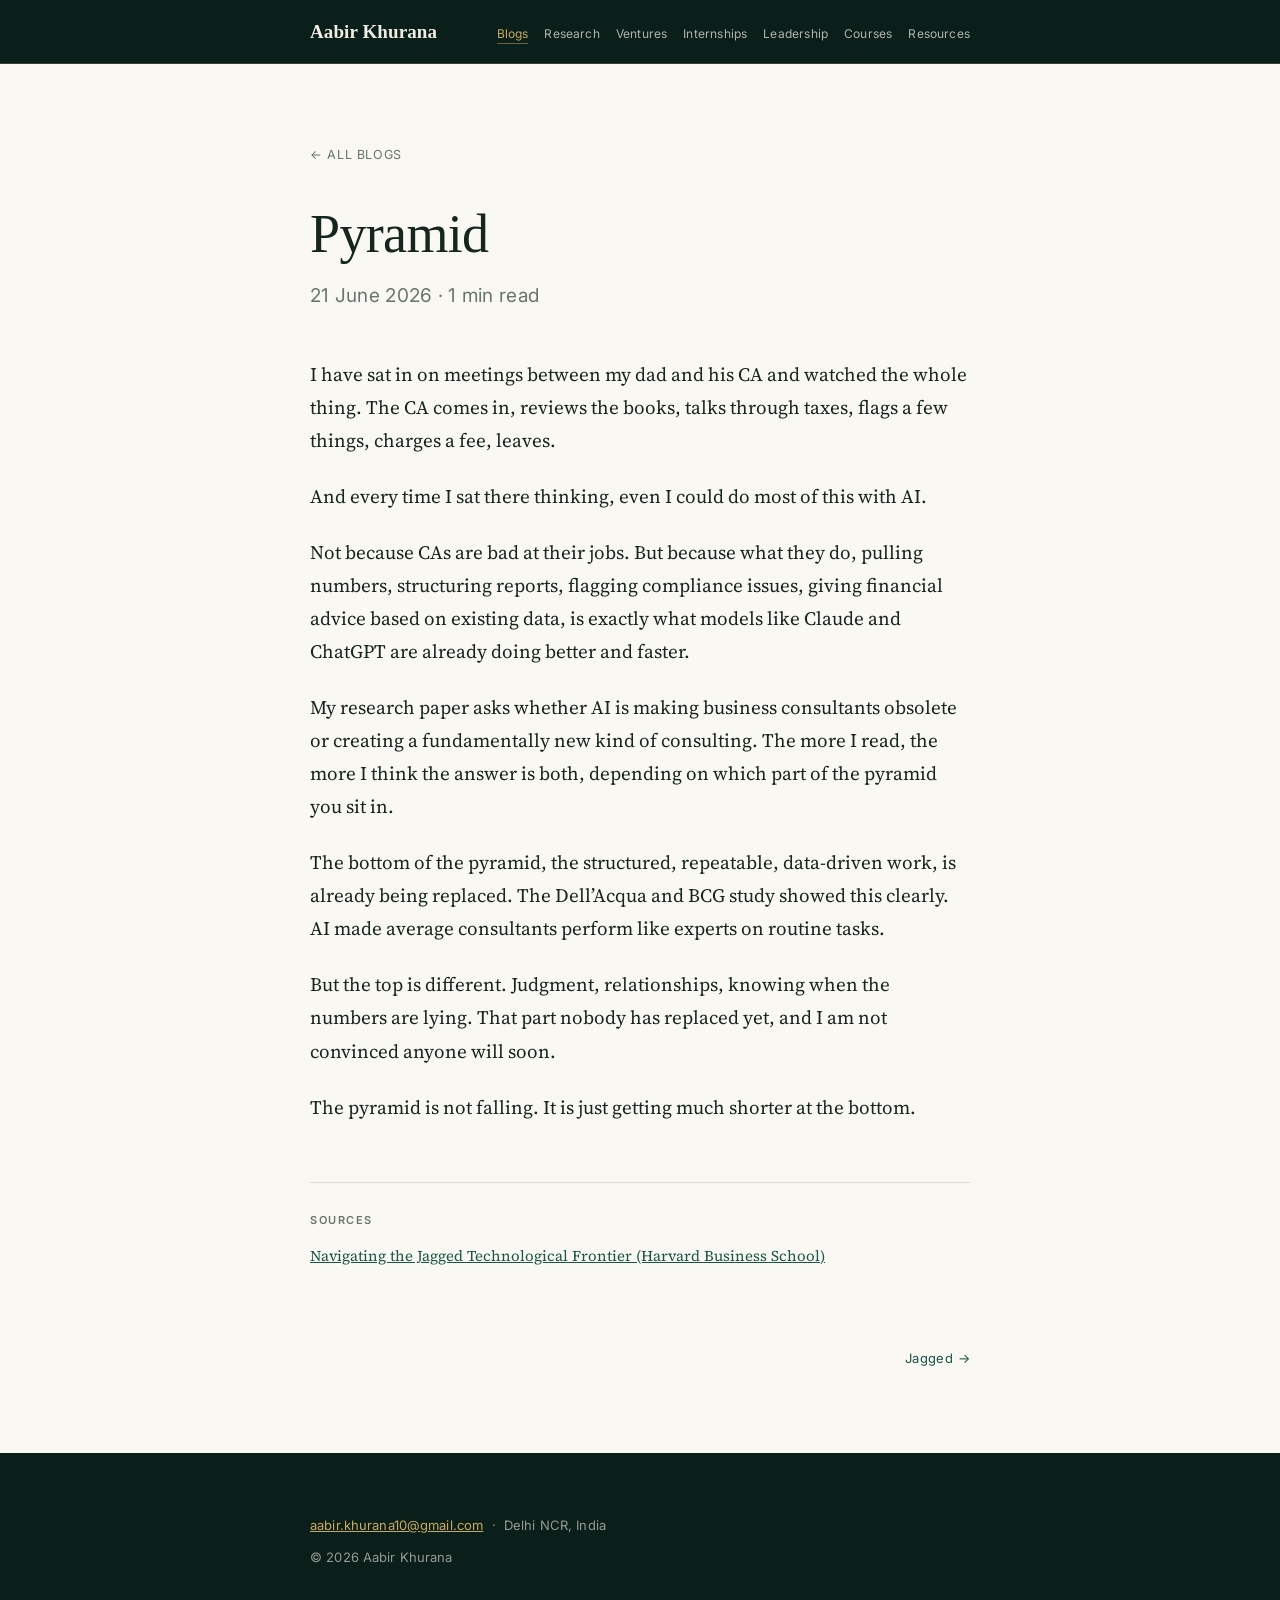
<file: pyramid.html>
<!DOCTYPE html>
<html lang="en">
<head>
<meta charset="utf-8">
<meta name="viewport" content="width=device-width, initial-scale=1">
<title>Pyramid | Aabir Khurana</title>
<meta name="description" content="Sitting in on meetings with my father’s accountant, I kept thinking: I could do most of this with AI. The question is which half of consulting survives.">
<meta name="author" content="Aabir Khurana">
<meta property="og:title" content="Pyramid">
<meta property="og:description" content="Sitting in on meetings with my father’s accountant, I kept thinking: I could do most of this with AI. The question is which half of consulting survives.">
<meta property="og:type" content="article">
<link rel="preconnect" href="https://fonts.googleapis.com">
<link rel="preconnect" href="https://fonts.gstatic.com" crossorigin>
<link href="https://fonts.googleapis.com/css2?family=Source+Serif+4:opsz,wght@8..60,300;8..60,400;8..60,600&family=Inter:wght@400;500;600&display=swap" rel="stylesheet">
<link rel="stylesheet" href="style.css">
</head>
<body>
<nav>
  <div class="wrap">
    <a class="name" href="index.html">Aabir Khurana</a>
    <ul>
      <li><a href="blogs.html" class="on">Blogs</a></li>
      <li><a href="research.html">Research</a></li>
      <li><a href="ventures.html">Ventures</a></li>
      <li><a href="internships.html">Internships</a></li>
      <li><a href="leadership.html">Leadership</a></li>
      <li><a href="courses.html">Courses</a></li>
      <li><a href="resources.html">Resources</a></li>
    </ul>
  </div>
</nav>
<article class="article">
  <div class="wrap">
    <a class="back" href="blogs.html">&larr; All blogs</a>
    <h1>Pyramid</h1>
    <p class="meta">21 June 2026 &middot; 1 min read</p>
    <p>I have sat in on meetings between my dad and his CA and watched the whole thing. The CA comes in, reviews the books, talks through taxes, flags a few things, charges a fee, leaves.</p>
    <p>And every time I sat there thinking, even I could do most of this with AI.</p>
    <p>Not because CAs are bad at their jobs. But because what they do, pulling numbers, structuring reports, flagging compliance issues, giving financial advice based on existing data, is exactly what models like Claude and ChatGPT are already doing better and faster.</p>
    <p>My research paper asks whether AI is making business consultants obsolete or creating a fundamentally new kind of consulting. The more I read, the more I think the answer is both, depending on which part of the pyramid you sit in.</p>
    <p>The bottom of the pyramid, the structured, repeatable, data-driven work, is already being replaced. The Dell’Acqua and BCG study showed this clearly. AI made average consultants perform like experts on routine tasks.</p>
    <p>But the top is different. Judgment, relationships, knowing when the numbers are lying. That part nobody has replaced yet, and I am not convinced anyone will soon.</p>
    <p>The pyramid is not falling. It is just getting much shorter at the bottom.</p>
    <div class="sources">
      <h4>Sources</h4>
      <p><a href="https://www.hbs.edu/faculty/Pages/item.aspx?num=64700" rel="noopener">Navigating the Jagged Technological Frontier (Harvard Business School)</a></p>
    </div>
  </div>
</article>
<div class="wrap"><div class="pager"><span></span><a href="jagged.html">Jagged &rarr;</a></div></div>
<footer>
  <div class="wrap">
    <p><a href="mailto:aabir.khurana10@gmail.com">aabir.khurana10@gmail.com</a> &nbsp;&middot;&nbsp; Delhi NCR, India</p>
    <p style="margin-top:10px">&copy; 2026 Aabir Khurana</p>
  </div>
</footer>
</body>
</html>
</file>
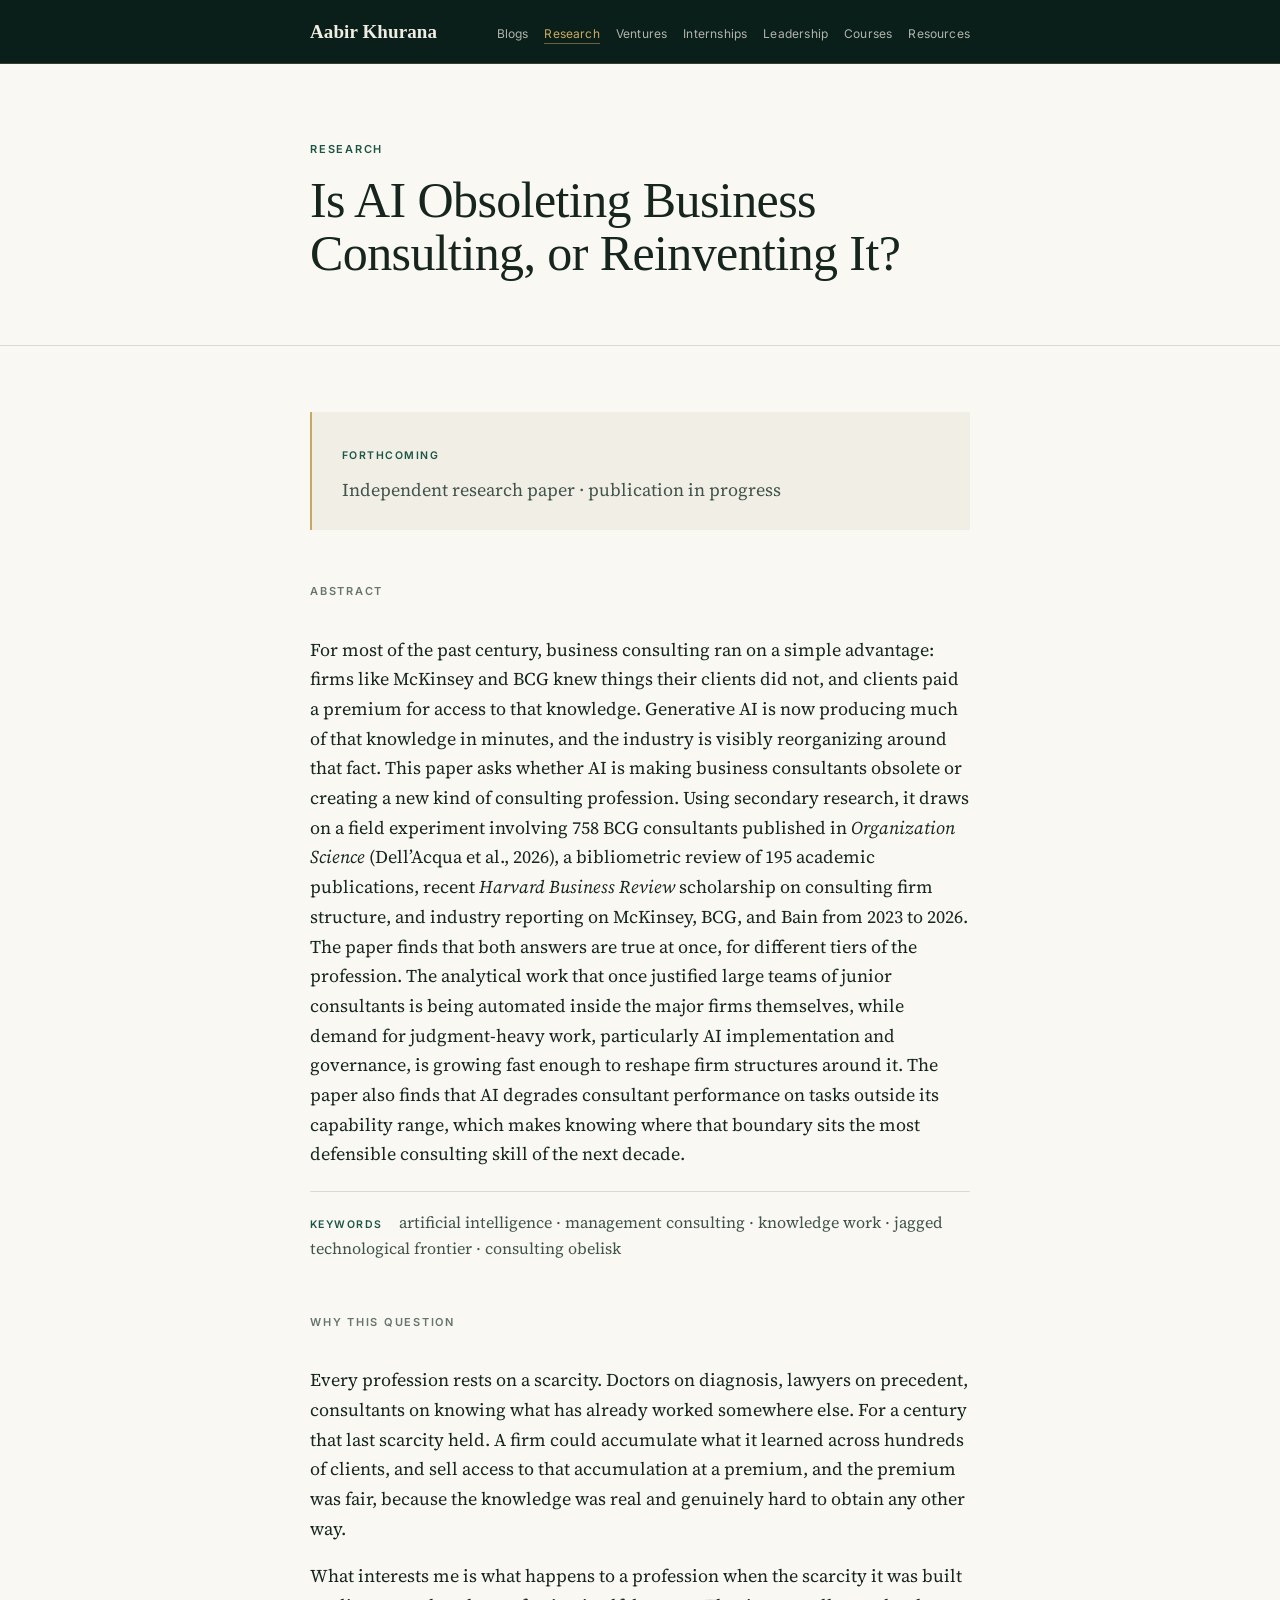
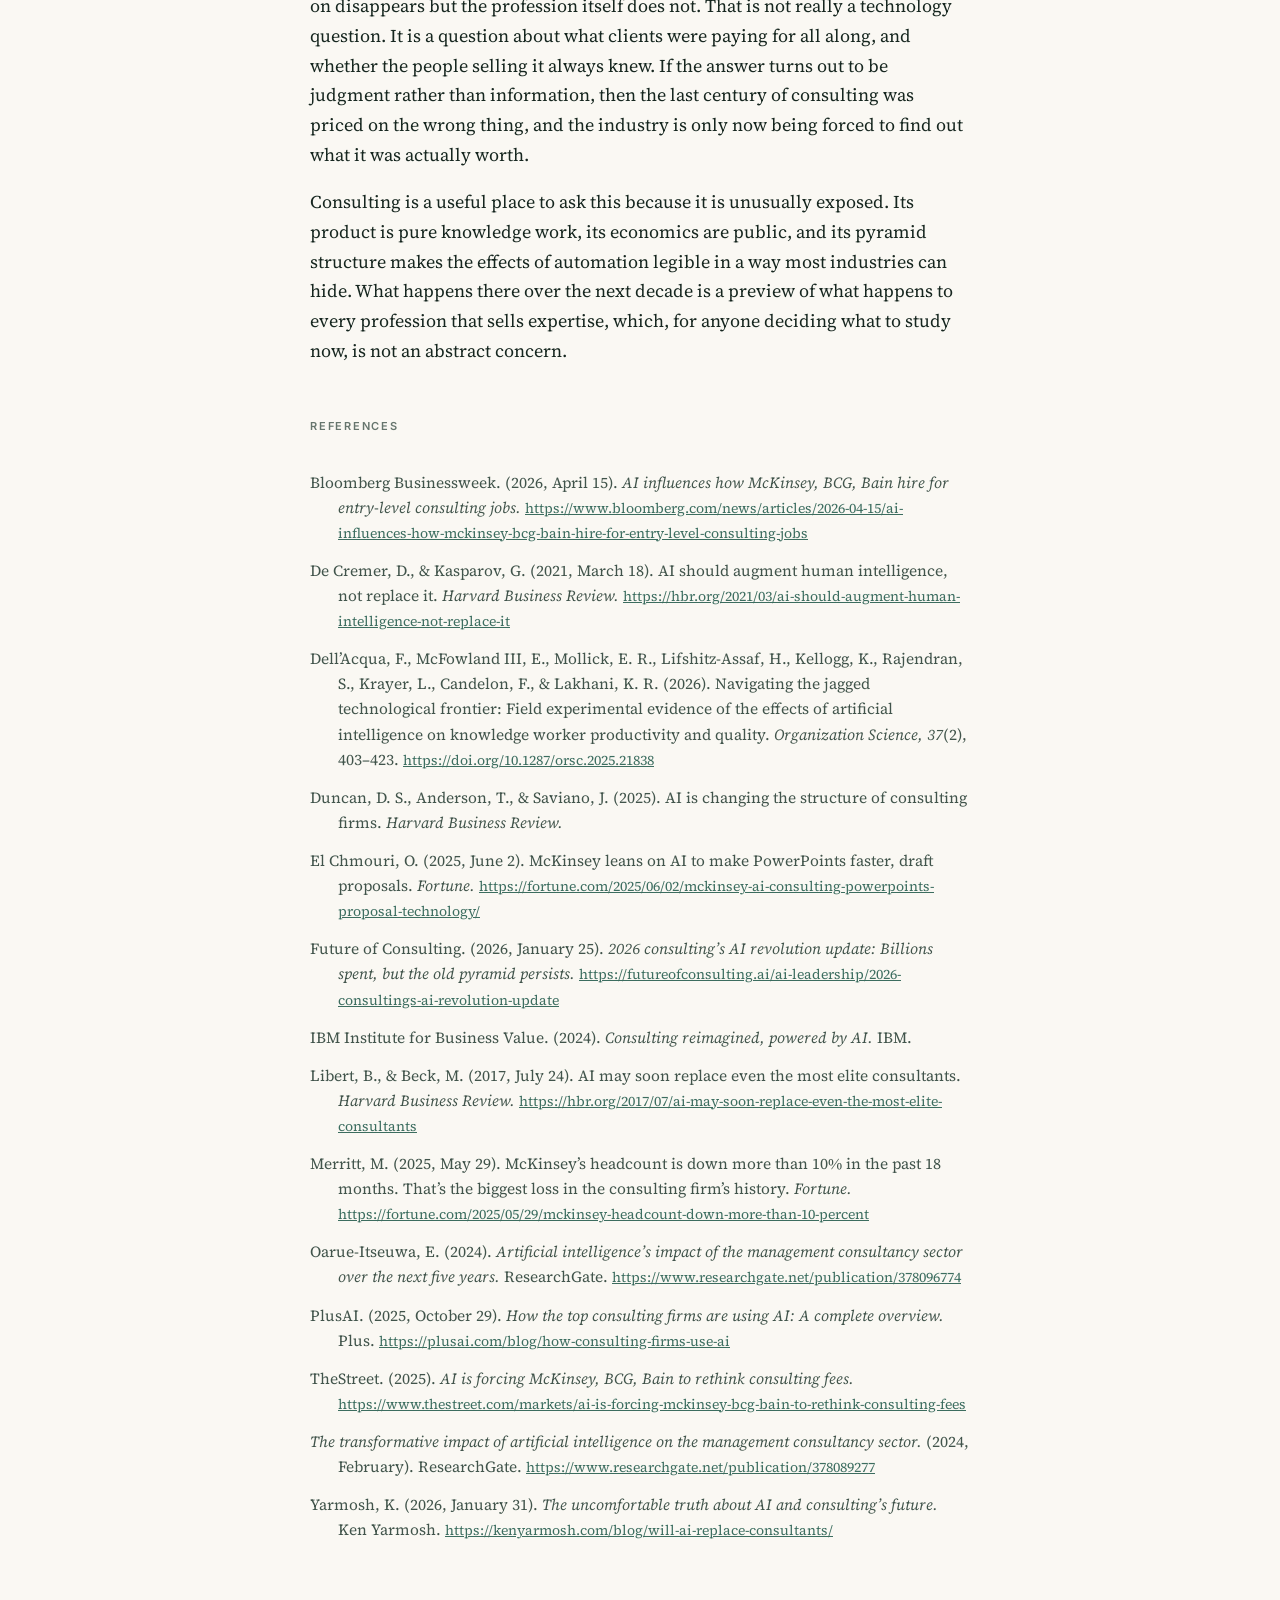
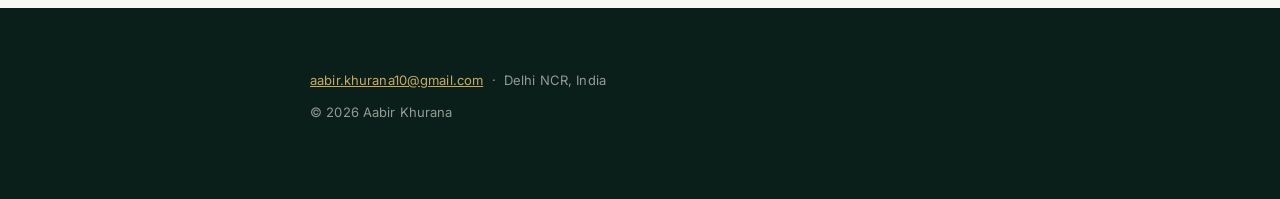
<file: research.html>
<!DOCTYPE html>
<html lang="en">
<head>
<meta charset="utf-8">
<meta name="viewport" content="width=device-width, initial-scale=1">
<title>Research | Aabir Khurana</title>
<meta name="description" content="Is AI obsoleting business consulting, or reinventing it? An independent research paper.">
<meta name="author" content="Aabir Khurana">
<meta property="og:title" content="Research">
<meta property="og:description" content="Is AI obsoleting business consulting, or reinventing it? An independent research paper.">
<meta property="og:type" content="website">
<link rel="preconnect" href="https://fonts.googleapis.com">
<link rel="preconnect" href="https://fonts.gstatic.com" crossorigin>
<link href="https://fonts.googleapis.com/css2?family=Source+Serif+4:opsz,wght@8..60,300;8..60,400;8..60,600&family=Inter:wght@400;500;600&display=swap" rel="stylesheet">
<link rel="stylesheet" href="style.css">
</head>
<body>
<nav>
  <div class="wrap">
    <a class="name" href="index.html">Aabir Khurana</a>
    <ul>
      <li><a href="blogs.html">Blogs</a></li>
      <li><a href="research.html" class="on">Research</a></li>
      <li><a href="ventures.html">Ventures</a></li>
      <li><a href="internships.html">Internships</a></li>
      <li><a href="leadership.html">Leadership</a></li>
      <li><a href="courses.html">Courses</a></li>
      <li><a href="resources.html">Resources</a></li>
    </ul>
  </div>
</nav>
<header class="pagehead">
  <div class="wrap">
    <p class="kicker">Research</p>
    <h1>Is AI Obsoleting Business Consulting, or Reinventing It?</h1>
  </div>
</header>

<section>
  <div class="wrap">
    <div class="callout">
      <span class="tag">Forthcoming</span>
      <p style="margin:0;color:var(--ink-soft)">Independent research paper &middot; publication in progress</p>
    </div>

    <h2 style="margin-top:52px">Abstract</h2>
    <p>
      For most of the past century, business consulting ran on a simple advantage: firms like
      McKinsey and BCG knew things their clients did not, and clients paid a premium for access to
      that knowledge. Generative AI is now producing much of that knowledge in minutes, and the
      industry is visibly reorganizing around that fact. This paper asks whether AI is making
      business consultants obsolete or creating a new kind of consulting profession. Using
      secondary research, it draws on a field experiment involving 758 BCG consultants published
      in <em>Organization Science</em> (Dell&rsquo;Acqua et al., 2026), a bibliometric review of 195
      academic publications, recent <em>Harvard Business Review</em> scholarship on consulting firm
      structure, and industry reporting on McKinsey, BCG, and Bain from 2023 to 2026. The paper
      finds that both answers are true at once, for different tiers of the profession. The
      analytical work that once justified large teams of junior consultants is being automated
      inside the major firms themselves, while demand for judgment-heavy work, particularly AI
      implementation and governance, is growing fast enough to reshape firm structures around it.
      The paper also finds that AI degrades consultant performance on tasks outside its capability
      range, which makes knowing where that boundary sits the most defensible consulting skill of
      the next decade.
    </p>

    <p class="keywords">
      <span class="klabel">Keywords</span>
      artificial intelligence &middot; management consulting &middot; knowledge work &middot;
      jagged technological frontier &middot; consulting obelisk
    </p>

    <h2 style="margin-top:52px">Why this question</h2>
    <p>
      Every profession rests on a scarcity. Doctors on diagnosis, lawyers on precedent, consultants
      on knowing what has already worked somewhere else. For a century that last scarcity held.
      A firm could accumulate what it learned across hundreds of clients, and sell access to that
      accumulation at a premium, and the premium was fair, because the knowledge was real and
      genuinely hard to obtain any other way.
    </p>
    <p>
      What interests me is what happens to a profession when the scarcity it was built on
      disappears but the profession itself does not. That is not really a technology question. It
      is a question about what clients were paying for all along, and whether the people
      selling it always knew. If the answer turns out to be judgment rather than information, then
      the last century of consulting was priced on the wrong thing, and the industry is only now
      being forced to find out what it was actually worth.
    </p>
    <p>
      Consulting is a useful place to ask this because it is unusually exposed. Its product is
      pure knowledge work, its economics are public, and its pyramid structure makes the effects
      of automation legible in a way most industries can hide. What happens there over the next
      decade is a preview of what happens to every profession that sells expertise, which,
      for anyone deciding what to study now, is not an abstract concern.
    </p>

    <h2 style="margin-top:52px">References</h2>
    <div class="refs">
      <p class="ref">Bloomberg Businessweek. (2026, April 15). <em>AI influences how McKinsey, BCG, Bain hire for entry-level consulting jobs.</em> <a href="https://www.bloomberg.com/news/articles/2026-04-15/ai-influences-how-mckinsey-bcg-bain-hire-for-entry-level-consulting-jobs" rel="noopener">https://www.bloomberg.com/news/articles/2026-04-15/ai-influences-how-mckinsey-bcg-bain-hire-for-entry-level-consulting-jobs</a></p>
      <p class="ref">De Cremer, D., &amp; Kasparov, G. (2021, March 18). AI should augment human intelligence, not replace it. <em>Harvard Business Review.</em> <a href="https://hbr.org/2021/03/ai-should-augment-human-intelligence-not-replace-it" rel="noopener">https://hbr.org/2021/03/ai-should-augment-human-intelligence-not-replace-it</a></p>
      <p class="ref">Dell&rsquo;Acqua, F., McFowland III, E., Mollick, E. R., Lifshitz-Assaf, H., Kellogg, K., Rajendran, S., Krayer, L., Candelon, F., &amp; Lakhani, K. R. (2026). Navigating the jagged technological frontier: Field experimental evidence of the effects of artificial intelligence on knowledge worker productivity and quality. <em>Organization Science, 37</em>(2), 403&ndash;423. <a href="https://doi.org/10.1287/orsc.2025.21838" rel="noopener">https://doi.org/10.1287/orsc.2025.21838</a></p>
      <p class="ref">Duncan, D. S., Anderson, T., &amp; Saviano, J. (2025). AI is changing the structure of consulting firms. <em>Harvard Business Review.</em></p>
      <p class="ref">El Chmouri, O. (2025, June 2). McKinsey leans on AI to make PowerPoints faster, draft proposals. <em>Fortune.</em> <a href="https://fortune.com/2025/06/02/mckinsey-ai-consulting-powerpoints-proposal-technology/" rel="noopener">https://fortune.com/2025/06/02/mckinsey-ai-consulting-powerpoints-proposal-technology/</a></p>
      <p class="ref">Future of Consulting. (2026, January 25). <em>2026 consulting&rsquo;s AI revolution update: Billions spent, but the old pyramid persists.</em> <a href="https://futureofconsulting.ai/ai-leadership/2026-consultings-ai-revolution-update" rel="noopener">https://futureofconsulting.ai/ai-leadership/2026-consultings-ai-revolution-update</a></p>
      <p class="ref">IBM Institute for Business Value. (2024). <em>Consulting reimagined, powered by AI.</em> IBM.</p>
      <p class="ref">Libert, B., &amp; Beck, M. (2017, July 24). AI may soon replace even the most elite consultants. <em>Harvard Business Review.</em> <a href="https://hbr.org/2017/07/ai-may-soon-replace-even-the-most-elite-consultants" rel="noopener">https://hbr.org/2017/07/ai-may-soon-replace-even-the-most-elite-consultants</a></p>
      <p class="ref">Merritt, M. (2025, May 29). McKinsey&rsquo;s headcount is down more than 10% in the past 18 months. That&rsquo;s the biggest loss in the consulting firm&rsquo;s history. <em>Fortune.</em> <a href="https://fortune.com/2025/05/29/mckinsey-headcount-down-more-than-10-percent" rel="noopener">https://fortune.com/2025/05/29/mckinsey-headcount-down-more-than-10-percent</a></p>
      <p class="ref">Oarue-Itseuwa, E. (2024). <em>Artificial intelligence&rsquo;s impact of the management consultancy sector over the next five years.</em> ResearchGate. <a href="https://www.researchgate.net/publication/378096774" rel="noopener">https://www.researchgate.net/publication/378096774</a></p>
      <p class="ref">PlusAI. (2025, October 29). <em>How the top consulting firms are using AI: A complete overview.</em> Plus. <a href="https://plusai.com/blog/how-consulting-firms-use-ai" rel="noopener">https://plusai.com/blog/how-consulting-firms-use-ai</a></p>
      <p class="ref">TheStreet. (2025). <em>AI is forcing McKinsey, BCG, Bain to rethink consulting fees.</em> <a href="https://www.thestreet.com/markets/ai-is-forcing-mckinsey-bcg-bain-to-rethink-consulting-fees" rel="noopener">https://www.thestreet.com/markets/ai-is-forcing-mckinsey-bcg-bain-to-rethink-consulting-fees</a></p>
      <p class="ref"><em>The transformative impact of artificial intelligence on the management consultancy sector.</em> (2024, February). ResearchGate. <a href="https://www.researchgate.net/publication/378089277" rel="noopener">https://www.researchgate.net/publication/378089277</a></p>
      <p class="ref">Yarmosh, K. (2026, January 31). <em>The uncomfortable truth about AI and consulting&rsquo;s future.</em> Ken Yarmosh. <a href="https://kenyarmosh.com/blog/will-ai-replace-consultants/" rel="noopener">https://kenyarmosh.com/blog/will-ai-replace-consultants/</a></p>
    </div>
    
  </div>
</section>

<footer>
  <div class="wrap">
    <p><a href="mailto:aabir.khurana10@gmail.com">aabir.khurana10@gmail.com</a> &nbsp;&middot;&nbsp; Delhi NCR, India</p>
    <p style="margin-top:10px">&copy; 2026 Aabir Khurana</p>
  </div>
</footer>
</body>
</html>
</file>
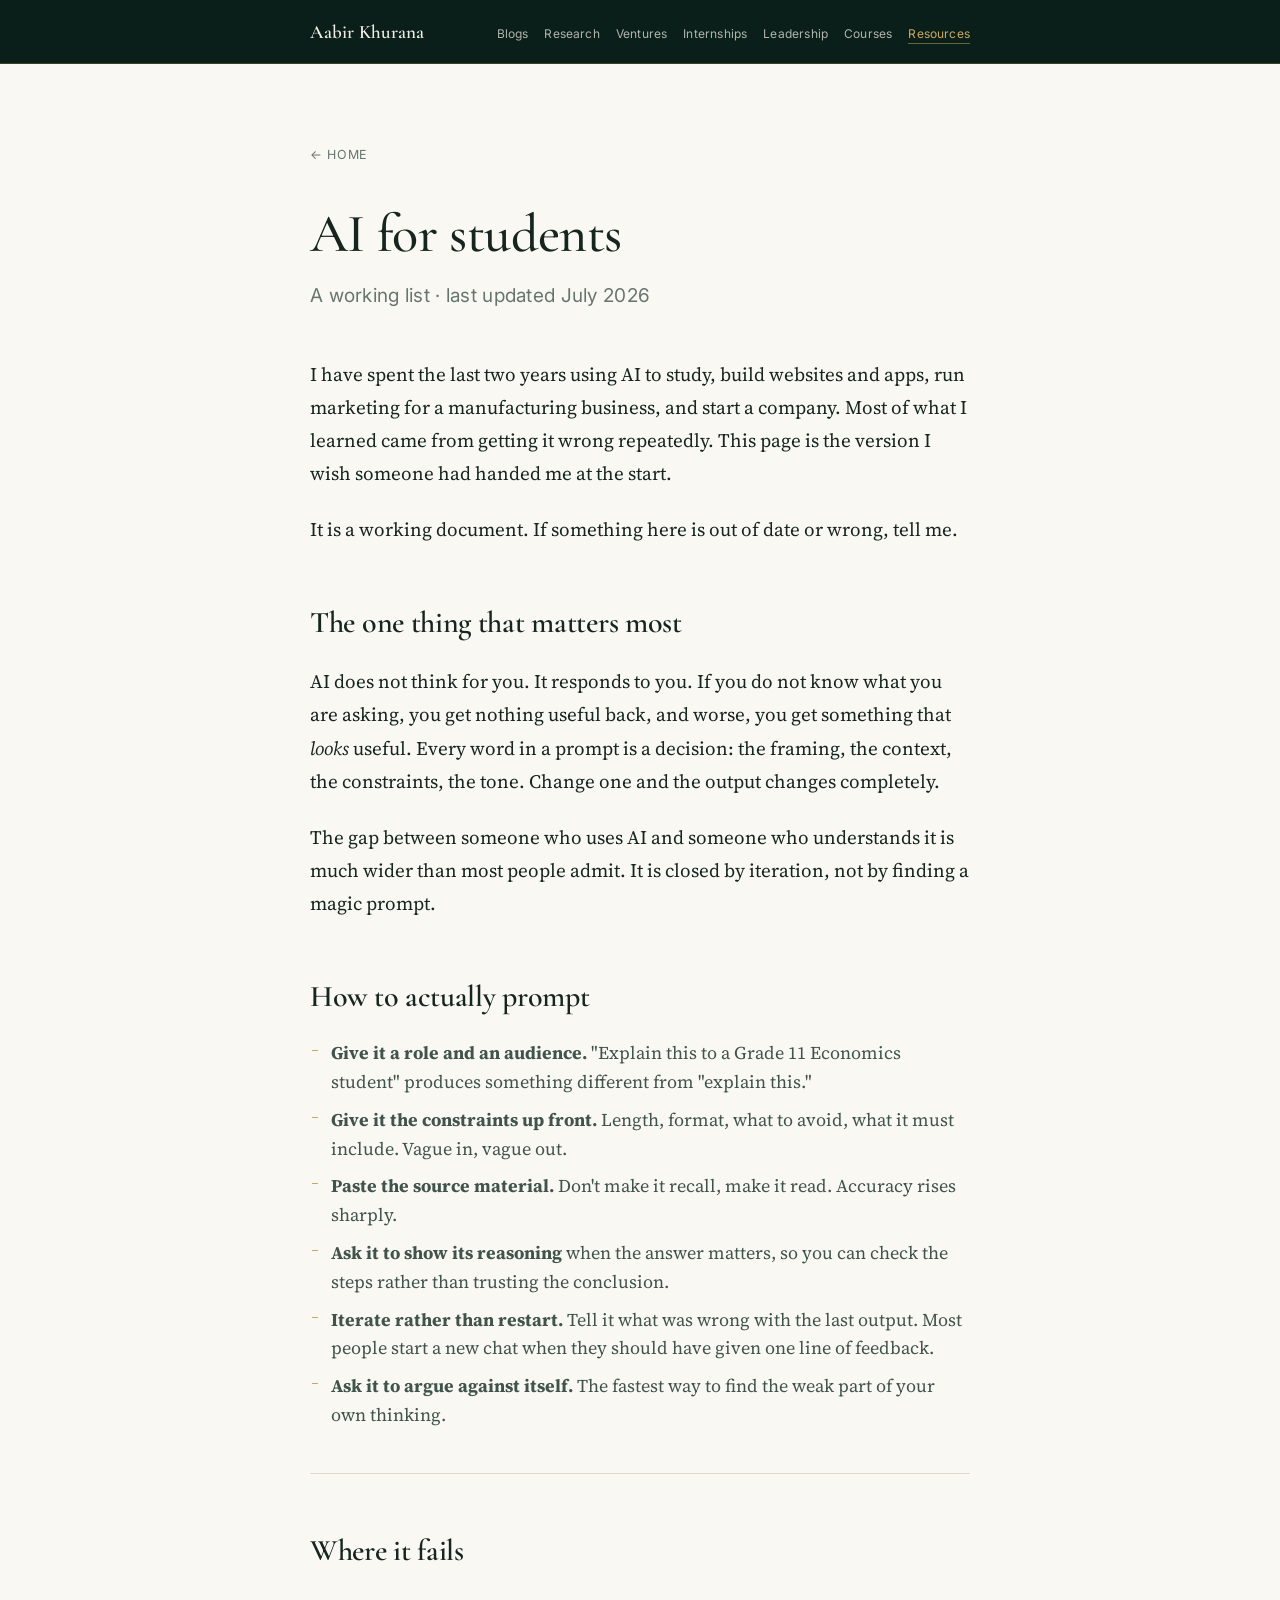
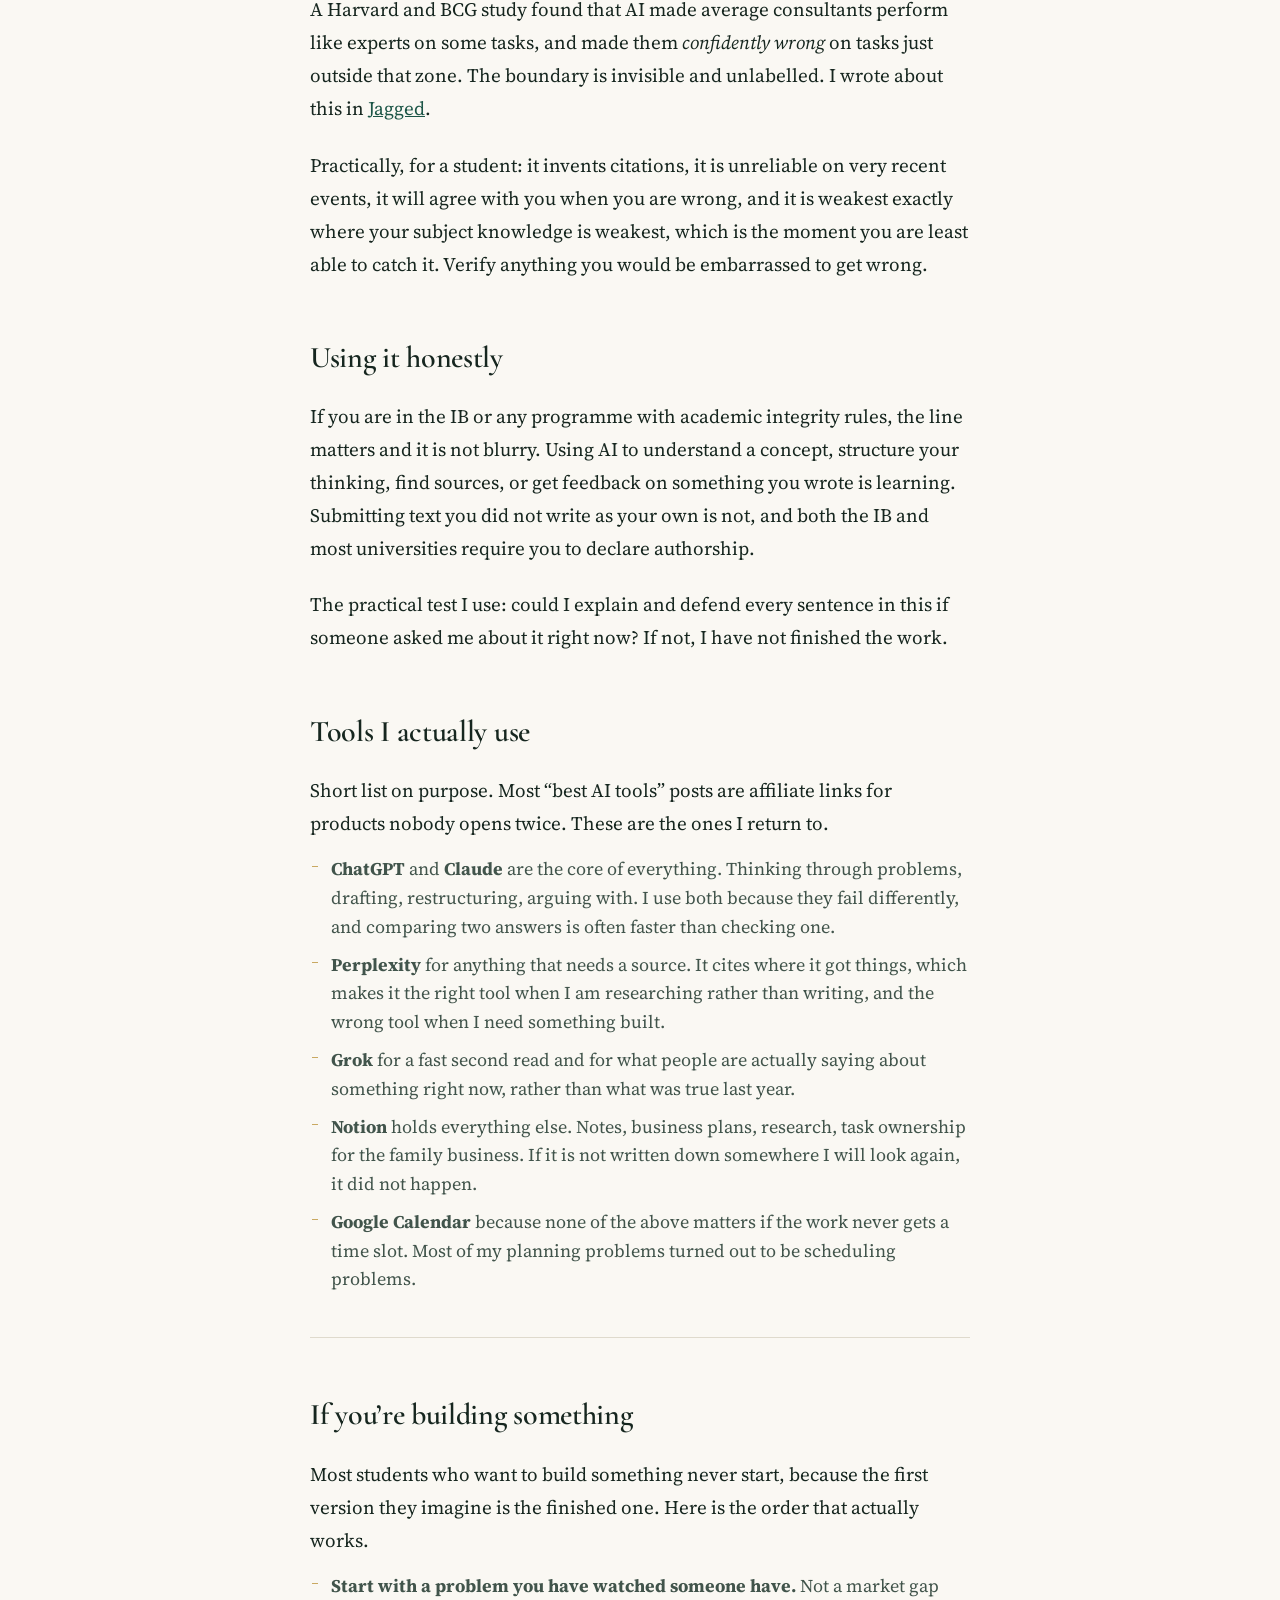
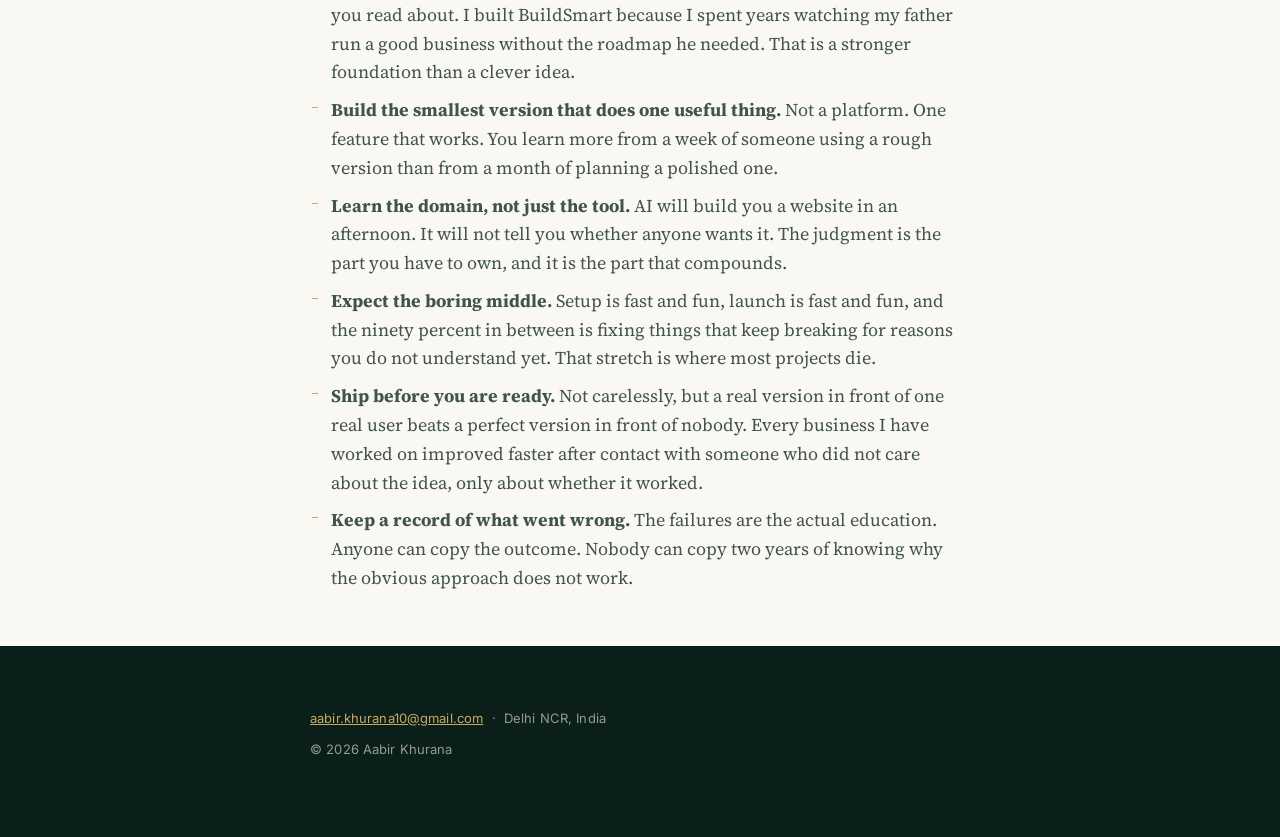
<file: resources.html>
<!DOCTYPE html>
<html lang="en">
<head>
<meta charset="utf-8">
<meta name="viewport" content="width=device-width, initial-scale=1">
<title>Resources | AI for students | Aabir Khurana</title>
<meta name="description" content="What I've actually learned about using AI as a student: prompting, tools, and the parts nobody tells you.">
<meta name="author" content="Aabir Khurana">
<meta property="og:title" content="Resources: AI for students">
<meta property="og:description" content="What I've actually learned about using AI as a student.">
<meta property="og:type" content="article">
<link rel="preconnect" href="https://fonts.googleapis.com">
<link rel="preconnect" href="https://fonts.gstatic.com" crossorigin>
<link href="https://fonts.googleapis.com/css2?family=Cormorant+Garamond:wght@500;600&family=Source+Serif+4:opsz,wght@8..60,300;8..60,400;8..60,600&family=Inter:wght@400;500;600&display=swap" rel="stylesheet">
<link rel="stylesheet" href="style.css">
</head>
<body>
<nav>
  <div class="wrap">
    <a class="name" href="index.html">Aabir Khurana</a>
    <ul>
      <li><a href="blogs.html">Blogs</a></li>
      <li><a href="research.html">Research</a></li>
      <li><a href="ventures.html">Ventures</a></li>
      <li><a href="internships.html">Internships</a></li>
      <li><a href="leadership.html">Leadership</a></li>
      <li><a href="courses.html">Courses</a></li>
      <li><a href="resources.html" class="on">Resources</a></li>
    </ul>
  </div>
</nav>

<article class="article">
  <div class="wrap">
    <a class="back" href="index.html">&larr; Home</a>
    <h1>AI for students</h1>
    <p class="meta">A working list &middot; last updated July 2026</p>

    <p>
      I have spent the last two years using AI to study, build websites and apps, run marketing
      for a manufacturing business, and start a company. Most of what I learned came from getting
      it wrong repeatedly. This page is the version I wish someone had handed me at the start.
    </p>
    <p>
      It is a working document. If something here is out of date or wrong, tell me.
    </p>

    <h2 style="margin-top:52px">The one thing that matters most</h2>
    <p>
      AI does not think for you. It responds to you. If you do not know what you are asking, you
      get nothing useful back, and worse, you get something that <em>looks</em> useful. Every
      word in a prompt is a decision: the framing, the context, the constraints, the tone. Change
      one and the output changes completely.
    </p>
    <p>
      The gap between someone who uses AI and someone who understands it is much wider than most
      people admit. It is closed by iteration, not by finding a magic prompt.
    </p>

    <h2 style="margin-top:52px">How to actually prompt</h2>
    <div class="entry">
      <ul>
        <li><strong>Give it a role and an audience.</strong> "Explain this to a Grade 11 Economics student" produces something different from "explain this."</li>
        <li><strong>Give it the constraints up front.</strong> Length, format, what to avoid, what it must include. Vague in, vague out.</li>
        <li><strong>Paste the source material.</strong> Don't make it recall, make it read. Accuracy rises sharply.</li>
        <li><strong>Ask it to show its reasoning</strong> when the answer matters, so you can check the steps rather than trusting the conclusion.</li>
        <li><strong>Iterate rather than restart.</strong> Tell it what was wrong with the last output. Most people start a new chat when they should have given one line of feedback.</li>
        <li><strong>Ask it to argue against itself.</strong> The fastest way to find the weak part of your own thinking.</li>
      </ul>
    </div>

    <h2 style="margin-top:52px">Where it fails</h2>
    <p>
      A Harvard and BCG study found that AI made average consultants perform like experts on
      some tasks, and made them <em>confidently wrong</em> on tasks just outside that zone. The
      boundary is invisible and unlabelled. I wrote about this in
      <a href="jagged.html">Jagged</a>.
    </p>
    <p>
      Practically, for a student: it invents citations, it is unreliable on very recent events,
      it will agree with you when you are wrong, and it is weakest exactly where your subject
      knowledge is weakest, which is the moment you are least able to catch it. Verify anything
      you would be embarrassed to get wrong.
    </p>

    <h2 style="margin-top:52px">Using it honestly</h2>
    <p>
      If you are in the IB or any programme with academic integrity rules, the line matters and
      it is not blurry. Using AI to understand a concept, structure your thinking, find sources,
      or get feedback on something you wrote is learning. Submitting text you did not write as
      your own is not, and both the IB and most universities require you to declare authorship.
    </p>
    <p>
      The practical test I use: could I explain and defend every sentence in this if someone
      asked me about it right now? If not, I have not finished the work.
    </p>

    <h2 style="margin-top:52px">Tools I actually use</h2>
    <p>
      Short list on purpose. Most &ldquo;best AI tools&rdquo; posts are affiliate links for products
      nobody opens twice. These are the ones I return to.
    </p>
    <div class="entry">
      <ul>
        <li><strong>ChatGPT</strong> and <strong>Claude</strong> are the core of everything. Thinking
          through problems, drafting, restructuring, arguing with. I use both because they fail
          differently, and comparing two answers is often faster than checking one.</li>
        <li><strong>Perplexity</strong> for anything that needs a source. It cites where it got things,
          which makes it the right tool when I am researching rather than writing, and the wrong tool
          when I need something built.</li>
        <li><strong>Grok</strong> for a fast second read and for what people are actually saying about
          something right now, rather than what was true last year.</li>
        <li><strong>Notion</strong> holds everything else. Notes, business plans, research, task
          ownership for the family business. If it is not written down somewhere I will look again,
          it did not happen.</li>
        <li><strong>Google Calendar</strong> because none of the above matters if the work never gets a
          time slot. Most of my planning problems turned out to be scheduling problems.</li>
      </ul>
    </div>

    <h2 style="margin-top:52px">If you&rsquo;re building something</h2>
    <p>
      Most students who want to build something never start, because the first version they imagine
      is the finished one. Here is the order that actually works.
    </p>
    <div class="entry">
      <ul>
        <li><strong>Start with a problem you have watched someone have.</strong> Not a market gap you
          read about. I built BuildSmart because I spent years watching my father run a good business
          without the roadmap he needed. That is a stronger foundation than a clever idea.</li>
        <li><strong>Build the smallest version that does one useful thing.</strong> Not a platform. One
          feature that works. You learn more from a week of someone using a rough version than from a
          month of planning a polished one.</li>
        <li><strong>Learn the domain, not just the tool.</strong> AI will build you a website in an
          afternoon. It will not tell you whether anyone wants it. The judgment is the part you have
          to own, and it is the part that compounds.</li>
        <li><strong>Expect the boring middle.</strong> Setup is fast and fun, launch is fast and fun,
          and the ninety percent in between is fixing things that keep breaking for reasons you do not
          understand yet. That stretch is where most projects die.</li>
        <li><strong>Ship before you are ready.</strong> Not carelessly, but a real version in front of
          one real user beats a perfect version in front of nobody. Every business I have worked on
          improved faster after contact with someone who did not care about the idea, only about
          whether it worked.</li>
        <li><strong>Keep a record of what went wrong.</strong> The failures are the actual education.
          Anyone can copy the outcome. Nobody can copy two years of knowing why the obvious approach
          does not work.</li>
      </ul>
    </div>
  </div>
</article>

<footer>
  <div class="wrap">
    <p><a href="mailto:aabir.khurana10@gmail.com">aabir.khurana10@gmail.com</a> &nbsp;&middot;&nbsp; Delhi NCR, India</p>
    <p style="margin-top:10px">&copy; 2026 Aabir Khurana</p>
  </div>
</footer>
</body>
</html>
</file>
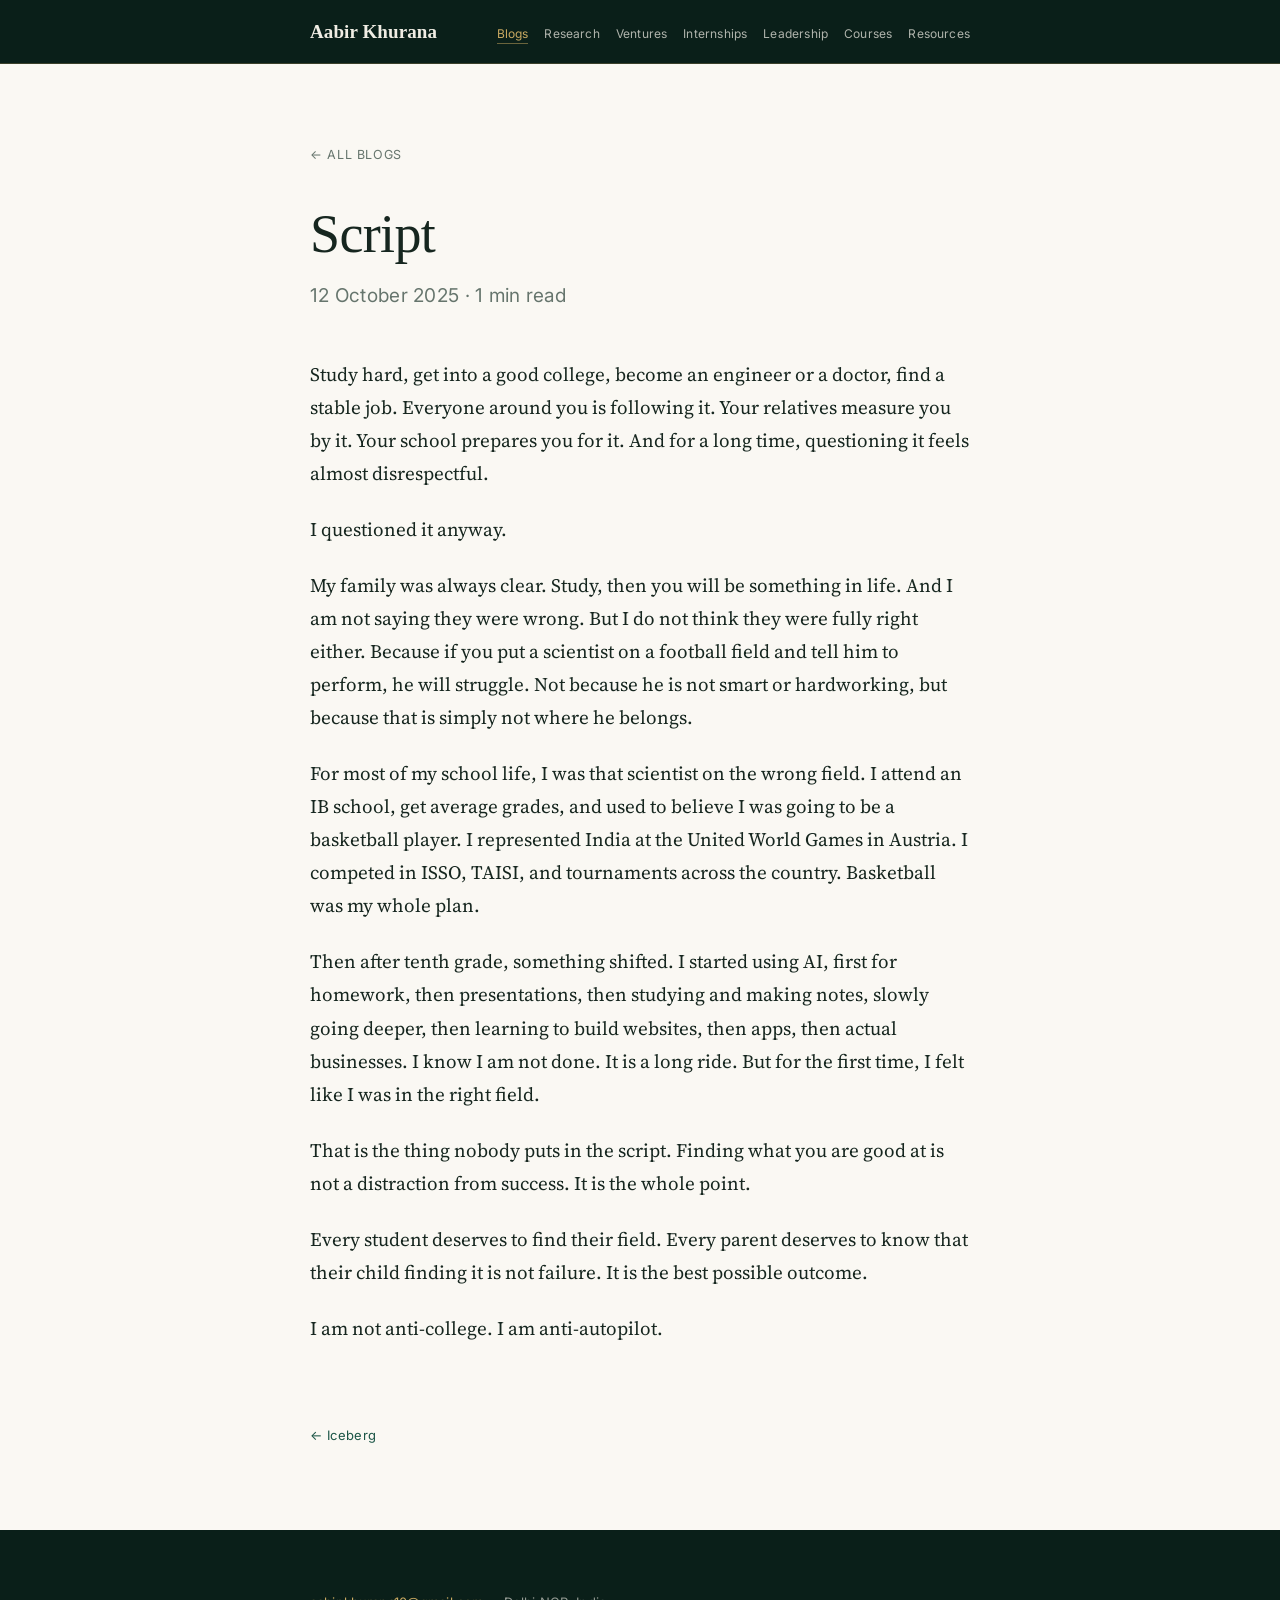
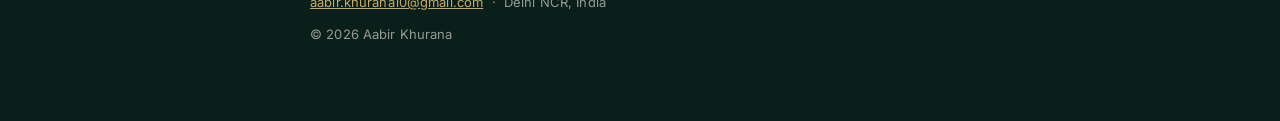
<file: script.html>
<!DOCTYPE html>
<html lang="en">
<head>
<meta charset="utf-8">
<meta name="viewport" content="width=device-width, initial-scale=1">
<title>Script | Aabir Khurana</title>
<meta name="description" content="Study hard, become an engineer, get a stable job. I spent most of school planning to be a basketball player instead. Then something shifted.">
<meta name="author" content="Aabir Khurana">
<meta property="og:title" content="Script">
<meta property="og:description" content="Study hard, become an engineer, get a stable job. I spent most of school planning to be a basketball player instead. Then something shifted.">
<meta property="og:type" content="article">
<link rel="preconnect" href="https://fonts.googleapis.com">
<link rel="preconnect" href="https://fonts.gstatic.com" crossorigin>
<link href="https://fonts.googleapis.com/css2?family=Source+Serif+4:opsz,wght@8..60,300;8..60,400;8..60,600&family=Inter:wght@400;500;600&display=swap" rel="stylesheet">
<link rel="stylesheet" href="style.css">
</head>
<body>
<nav>
  <div class="wrap">
    <a class="name" href="index.html">Aabir Khurana</a>
    <ul>
      <li><a href="blogs.html" class="on">Blogs</a></li>
      <li><a href="research.html">Research</a></li>
      <li><a href="ventures.html">Ventures</a></li>
      <li><a href="internships.html">Internships</a></li>
      <li><a href="leadership.html">Leadership</a></li>
      <li><a href="courses.html">Courses</a></li>
      <li><a href="resources.html">Resources</a></li>
    </ul>
  </div>
</nav>
<article class="article">
  <div class="wrap">
    <a class="back" href="blogs.html">&larr; All blogs</a>
    <h1>Script</h1>
    <p class="meta">12 October 2025 &middot; 1 min read</p>
    <p>Study hard, get into a good college, become an engineer or a doctor, find a stable job. Everyone around you is following it. Your relatives measure you by it. Your school prepares you for it. And for a long time, questioning it feels almost disrespectful.</p>
    <p>I questioned it anyway.</p>
    <p>My family was always clear. Study, then you will be something in life. And I am not saying they were wrong. But I do not think they were fully right either. Because if you put a scientist on a football field and tell him to perform, he will struggle. Not because he is not smart or hardworking, but because that is simply not where he belongs.</p>
    <p>For most of my school life, I was that scientist on the wrong field. I attend an IB school, get average grades, and used to believe I was going to be a basketball player. I represented India at the United World Games in Austria. I competed in ISSO, TAISI, and tournaments across the country. Basketball was my whole plan.</p>
    <p>Then after tenth grade, something shifted. I started using AI, first for homework, then presentations, then studying and making notes, slowly going deeper, then learning to build websites, then apps, then actual businesses. I know I am not done. It is a long ride. But for the first time, I felt like I was in the right field.</p>
    <p>That is the thing nobody puts in the script. Finding what you are good at is not a distraction from success. It is the whole point.</p>
    <p>Every student deserves to find their field. Every parent deserves to know that their child finding it is not failure. It is the best possible outcome.</p>
    <p>I am not anti-college. I am anti-autopilot.</p>
    
  </div>
</article>
<div class="wrap"><div class="pager"><a href="iceberg.html">&larr; Iceberg</a><span></span></div></div>
<footer>
  <div class="wrap">
    <p><a href="mailto:aabir.khurana10@gmail.com">aabir.khurana10@gmail.com</a> &nbsp;&middot;&nbsp; Delhi NCR, India</p>
    <p style="margin-top:10px">&copy; 2026 Aabir Khurana</p>
  </div>
</footer>
</body>
</html>
</file>
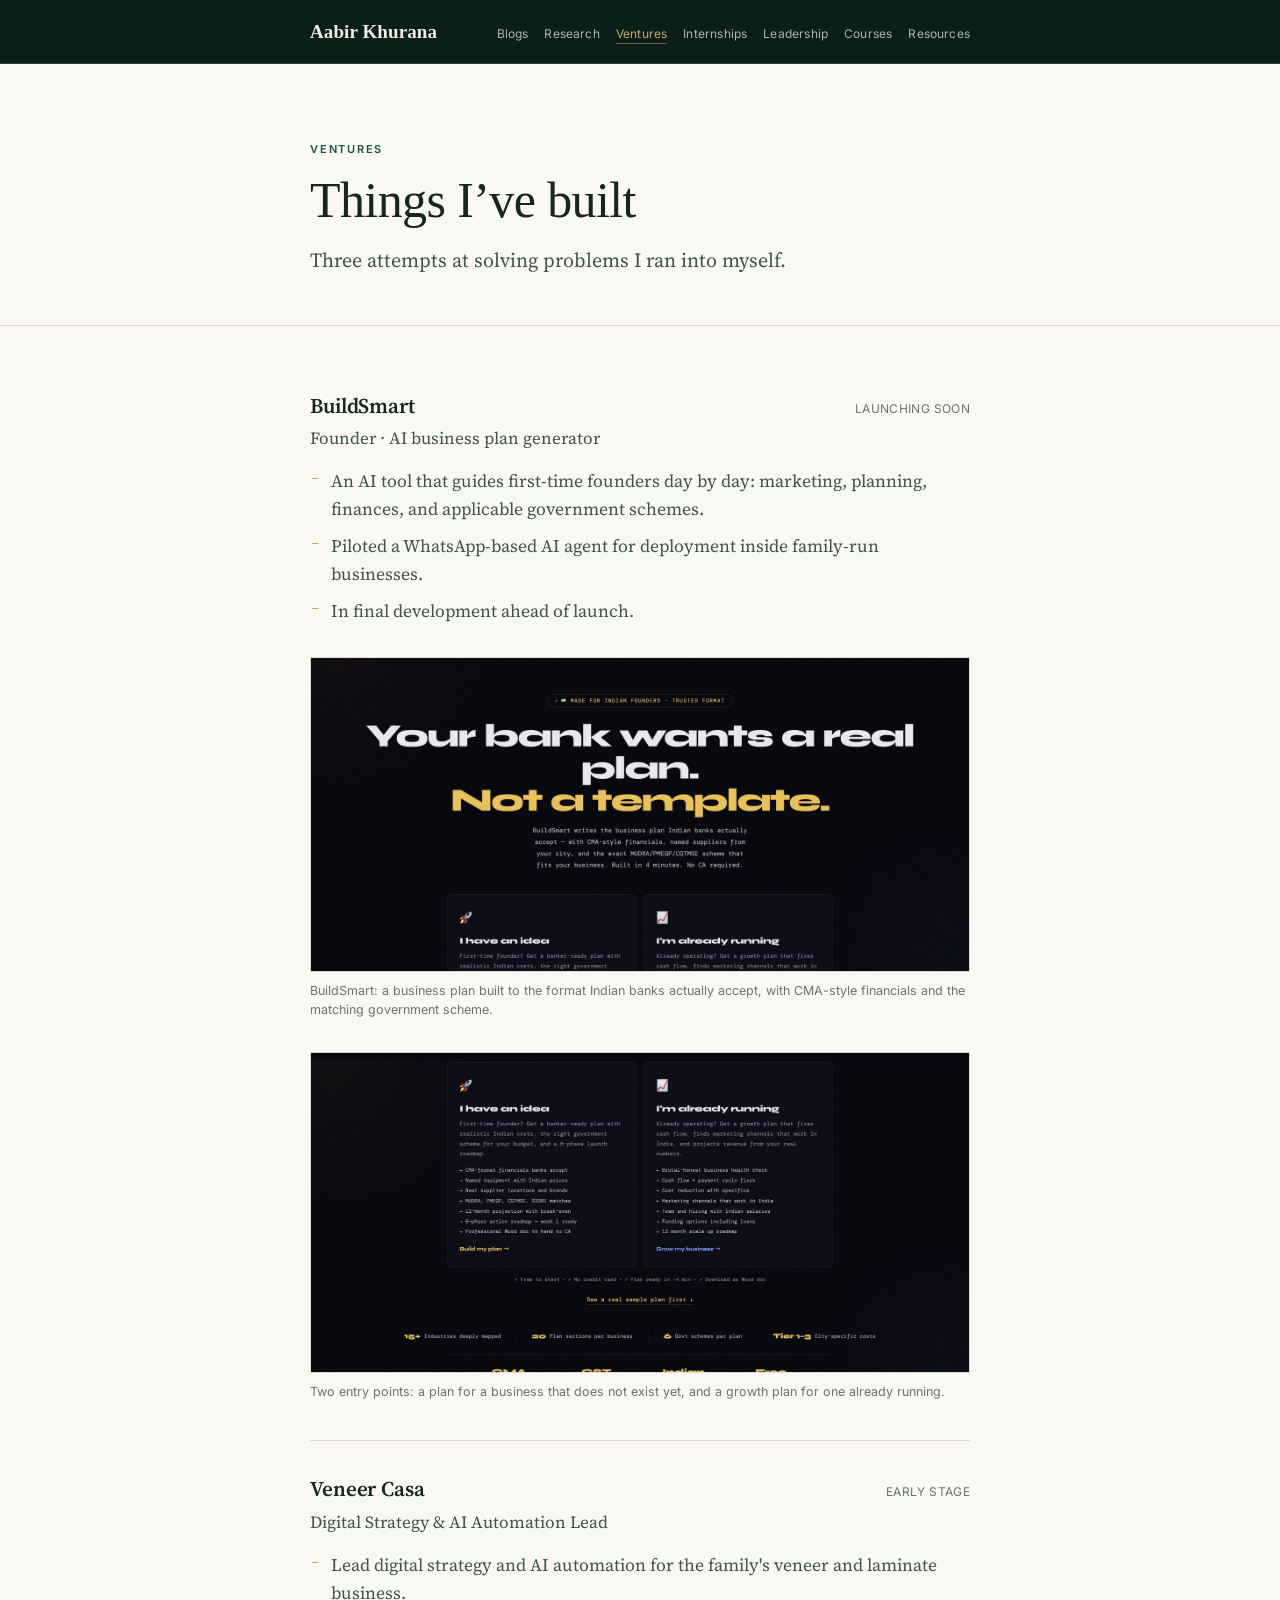
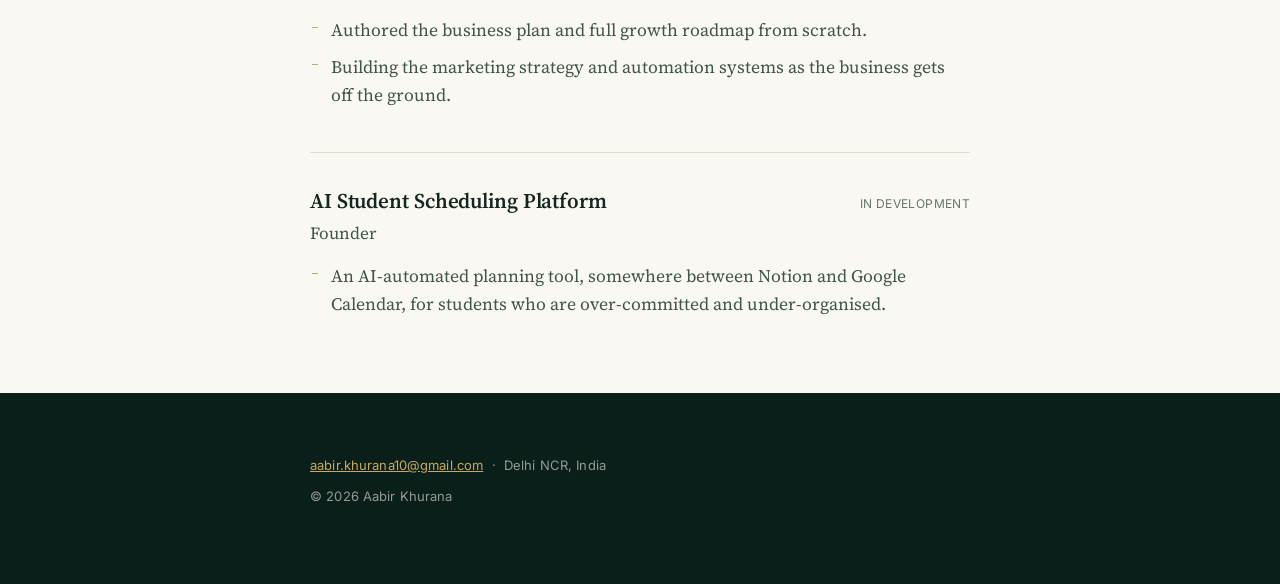
<file: ventures.html>
<!DOCTYPE html>
<html lang="en">
<head>
<meta charset="utf-8">
<meta name="viewport" content="width=device-width, initial-scale=1">
<title>Ventures | Aabir Khurana</title>
<meta name="description" content="BuildSmart, Veneer Casa, and an AI scheduling platform for students.">
<meta name="author" content="Aabir Khurana">
<meta property="og:title" content="Ventures">
<meta property="og:description" content="BuildSmart, Veneer Casa, and an AI scheduling platform for students.">
<meta property="og:type" content="website">
<link rel="preconnect" href="https://fonts.googleapis.com">
<link rel="preconnect" href="https://fonts.gstatic.com" crossorigin>
<link href="https://fonts.googleapis.com/css2?family=Source+Serif+4:opsz,wght@8..60,300;8..60,400;8..60,600&family=Inter:wght@400;500;600&display=swap" rel="stylesheet">
<link rel="stylesheet" href="style.css">
</head>
<body>
<nav>
  <div class="wrap">
    <a class="name" href="index.html">Aabir Khurana</a>
    <ul>
      <li><a href="blogs.html">Blogs</a></li>
      <li><a href="research.html">Research</a></li>
      <li><a href="ventures.html" class="on">Ventures</a></li>
      <li><a href="internships.html">Internships</a></li>
      <li><a href="leadership.html">Leadership</a></li>
      <li><a href="courses.html">Courses</a></li>
      <li><a href="resources.html">Resources</a></li>
    </ul>
  </div>
</nav>
<header class="pagehead">
  <div class="wrap">
    <p class="kicker">Ventures</p>
    <h1>Things I&rsquo;ve built</h1>
    <p class="standfirst">Three attempts at solving problems I ran into myself.</p>
  </div>
</header>

<section>
  <div class="wrap">
    <div class="entry">
      <div class="entry-head">
        <div><h3>BuildSmart</h3><p class="org">Founder &middot; AI business plan generator</p></div>
        <span class="date">Launching soon</span>
      </div>
      <ul>
        <li>An AI tool that guides first-time founders day by day: marketing, planning, finances, and applicable government schemes.</li>
        <li>Piloted a WhatsApp-based AI agent for deployment inside family-run businesses.</li>
        <li>In final development ahead of launch.</li>
      </ul>
      <figure class="shot">
        <img src="buildsmart-hero.jpg" alt="BuildSmart landing page">
        <figcaption>BuildSmart: a business plan built to the format Indian banks actually accept, with CMA-style financials and the matching government scheme.</figcaption>
      </figure>
      <figure class="shot">
        <img src="buildsmart.jpg" alt="BuildSmart entry points">
        <figcaption>Two entry points: a plan for a business that does not exist yet, and a growth plan for one already running.</figcaption>
      </figure>
    </div>
    <div class="entry">
      <div class="entry-head">
        <div><h3>Veneer Casa</h3><p class="org">Digital Strategy &amp; AI Automation Lead</p></div>
        <span class="date">Early stage</span>
      </div>
      <ul>
        <li>Lead digital strategy and AI automation for the family's veneer and laminate business.</li>
        <li>Authored the business plan and full growth roadmap from scratch.</li>
        <li>Building the marketing strategy and automation systems as the business gets off the ground.</li>
      </ul>
      
    </div>
    <div class="entry">
      <div class="entry-head">
        <div><h3>AI Student Scheduling Platform</h3><p class="org">Founder</p></div>
        <span class="date">In development</span>
      </div>
      <ul>
        <li>An AI-automated planning tool, somewhere between Notion and Google Calendar, for students who are over-committed and under-organised.</li>
      </ul>
      
    </div>
  </div>
</section>

<footer>
  <div class="wrap">
    <p><a href="mailto:aabir.khurana10@gmail.com">aabir.khurana10@gmail.com</a> &nbsp;&middot;&nbsp; Delhi NCR, India</p>
    <p style="margin-top:10px">&copy; 2026 Aabir Khurana</p>
  </div>
</footer>
</body>
</html>
</file>
<file: style.css>
:root{
  /* dark emerald */
  --emerald:#0A1F19;
  --emerald-lift:#0F2B23;
  --gold:#C9A961;
  --cream:#F0EDE4;

  /* light reading surface */
  --paper:#FAF8F3;
  --paper-alt:#F1EEE5;
  --ink:#16261F;
  --ink-soft:#41544B;
  --ink-faint:#66756D;
  --rule:#DFDACD;
  --accent:#1B5546;

  --display:'Cormorant Garamond', Garamond, Georgia, serif;
  --serif:'Source Serif 4', Georgia, 'Times New Roman', serif;
  --sans:'Inter', -apple-system, BlinkMacSystemFont, 'Segoe UI', sans-serif;
}
*{box-sizing:border-box;margin:0;padding:0}
html{scroll-behavior:smooth}
body{background:var(--paper);color:var(--ink);font-family:var(--serif);
  font-size:18px;line-height:1.65;-webkit-font-smoothing:antialiased}
.wrap{max-width:720px;margin:0 auto;padding:0 30px}
a{color:var(--accent)}
img{max-width:100%}

/* ---------- nav : always emerald ---------- */
nav{position:sticky;top:0;z-index:50;background:var(--emerald);
  border-bottom:1px solid rgba(201,169,97,.25)}
nav .wrap{display:flex;align-items:baseline;justify-content:space-between;
  gap:26px;padding-top:16px;padding-bottom:16px}
nav .name{font-family:var(--display);font-weight:600;font-size:19px;letter-spacing:.005em;
  text-decoration:none;color:var(--cream);white-space:nowrap;flex:0 0 auto}
nav .name:hover{color:var(--gold)}
nav ul{display:flex;gap:16px;list-style:none;flex-wrap:nowrap;justify-content:flex-end;
  align-items:baseline}
nav li{white-space:nowrap}
nav ul a{font-family:var(--sans);font-size:12px;color:rgba(240,237,228,.72);
  text-decoration:none;letter-spacing:.015em;padding-bottom:2px;border-bottom:1px solid transparent}
nav ul a:hover{color:var(--gold)}
nav ul a.on{border-bottom-color:rgba(201,169,97,.5)}
nav ul a.on{color:var(--gold)}

/* ---------- home hero : continues the emerald ---------- */
.hero{background:var(--emerald);color:var(--cream);padding:96px 0 92px;
  border-bottom:1px solid rgba(201,169,97,.25)}
.hero .portrait{width:106px;height:106px;border-radius:50%;object-fit:cover;
  margin-bottom:34px;background:var(--emerald-lift);border:1px solid rgba(201,169,97,.4);display:block}
.hero h1{font-family:var(--display);font-size:clamp(46px,7vw,70px);font-weight:500;
  line-height:1.02;letter-spacing:-.015em;margin-bottom:22px;color:var(--cream)}
.hero .standfirst{font-size:20px;color:rgba(240,237,228,.8);line-height:1.6;max-width:32em}
.hero .meta{margin-top:30px;color:rgba(240,237,228,.55)}
.hero .links a{color:var(--gold);border-bottom-color:rgba(201,169,97,.35)}
.hero .links a:hover{border-bottom-color:var(--gold)}

/* ---------- inner page heads : light ---------- */
.pagehead{padding:76px 0 48px;border-bottom:1px solid var(--rule)}
h1{font-family:var(--display);font-size:clamp(40px,6vw,58px);font-weight:500;
  line-height:1.05;letter-spacing:-.012em;margin-bottom:18px}
.pagehead h1{font-size:clamp(36px,5.4vw,50px)}
.kicker{font-family:var(--sans);font-size:11px;font-weight:600;text-transform:uppercase;
  letter-spacing:.16em;color:var(--accent);margin-bottom:16px}
.standfirst{font-size:20px;color:var(--ink-soft);line-height:1.58;max-width:33em}
.meta{font-family:var(--sans);font-size:13px;color:var(--ink-faint);letter-spacing:.015em}
.links{display:flex;gap:20px;margin-top:24px;flex-wrap:wrap}
.links a{font-family:var(--sans);font-size:13.5px;text-decoration:none;letter-spacing:.01em;
  border-bottom:1px solid rgba(27,85,70,.3);padding-bottom:2px}
.links a:hover{border-bottom-color:var(--accent)}

/* ---------- sections ---------- */
section{padding:66px 0;border-bottom:1px solid var(--rule)}
section:last-of-type{border-bottom:none}
h2{font-family:var(--sans);font-size:11px;font-weight:600;text-transform:uppercase;
  letter-spacing:.16em;color:var(--ink-faint);margin-bottom:34px}
h3{font-size:21px;font-weight:600;letter-spacing:-.005em;line-height:1.35}
p + p{margin-top:18px}
.lede{font-size:19.5px}

/* ---------- entries ---------- */
.entry{padding-bottom:34px;margin-bottom:34px;border-bottom:1px solid var(--rule)}
.entry:last-child{border-bottom:none;margin-bottom:0;padding-bottom:0}
.entry-head{display:flex;justify-content:space-between;align-items:baseline;gap:20px;flex-wrap:wrap}
.org{color:var(--ink-soft);font-size:17px;margin-top:4px}
.date{font-family:var(--sans);font-size:12px;color:var(--ink-faint);
  white-space:nowrap;letter-spacing:.03em;text-transform:uppercase}
.entry ul{margin-top:15px;padding-left:0;list-style:none}
.entry li{position:relative;padding-left:21px;margin-bottom:9px;
  color:var(--ink-soft);font-size:17.5px;line-height:1.6}
.entry li::before{content:'';position:absolute;left:2px;top:11px;
  width:6px;height:1px;background:var(--gold)}

/* ---------- skills / cards ---------- */
.skillgrid{display:grid;grid-template-columns:repeat(auto-fit,minmax(215px,1fr));gap:34px 38px}
.skill h3{font-size:17.5px;margin-bottom:8px}
.skill h3::after{content:'';display:block;width:22px;height:1px;background:var(--gold);margin-top:9px}
.skill p{font-size:16px;color:var(--ink-soft);line-height:1.58}
.cardgrid{display:grid;grid-template-columns:repeat(auto-fit,minmax(215px,1fr));gap:1px;
  background:var(--rule);border:1px solid var(--rule)}
.card{display:block;background:var(--paper);padding:26px 24px;text-decoration:none;
  color:inherit;transition:background .18s}
.card:hover{background:var(--paper-alt)}
.card h3{font-size:18px;margin-bottom:7px}
.card:hover h3{color:var(--accent)}
.card p{font-size:15.5px;color:var(--ink-soft);line-height:1.5}

/* ---------- quote : emerald block ---------- */
.quotewrap{background:var(--emerald);border-bottom:none;padding:96px 0;position:relative}
.quotewrap blockquote p{font-family:var(--display);font-size:clamp(30px,4.6vw,44px);
  line-height:1.22;letter-spacing:-.012em;max-width:16em;color:var(--cream);font-weight:500}
.quotewrap blockquote cite{display:block;margin-top:26px;font-family:var(--sans);font-size:12.5px;
  font-style:normal;color:var(--gold);letter-spacing:.1em;text-transform:uppercase}
.quotewrap .todo{background:rgba(201,169,97,.08);border-color:rgba(201,169,97,.35);color:var(--gold)}

/* ---------- mission & vision ---------- */
.statement{padding:30px 0 6px;border-top:1px solid var(--rule)}
.statement:first-of-type{border-top:none;padding-top:0}
.statement + .statement{margin-top:30px}
.statement .label{font-family:var(--sans);font-size:11px;font-weight:600;text-transform:uppercase;
  letter-spacing:.16em;color:var(--accent);margin-bottom:14px}
.statement .lede{max-width:34em}

/* ---------- blog cards ---------- */
.essay{display:block;text-decoration:none;color:inherit;
  padding:30px 0;border-bottom:1px solid var(--rule)}
.essay:last-of-type{border-bottom:none}
.essay h3{font-family:var(--display);font-size:31px;font-weight:600;letter-spacing:-.01em;
  transition:color .18s}
.essay:hover h3{color:var(--accent)}
.essay .dek{color:var(--ink-soft);font-size:17.5px;margin-top:8px;max-width:36em}
.essay .meta{margin-top:11px}
.readmore{font-family:var(--sans);font-size:12.5px;font-weight:500;color:var(--accent);
  margin-top:14px;display:inline-block;letter-spacing:.06em;text-transform:uppercase;
  border-bottom:1px solid rgba(27,85,70,.3);padding-bottom:2px}
.essay:hover .readmore{border-bottom-color:var(--accent)}

/* ---------- blocks ---------- */
.callout{background:var(--paper-alt);border-left:2px solid var(--gold);padding:26px 30px}
.tag{display:inline-block;font-family:var(--sans);font-size:10.5px;font-weight:600;
  text-transform:uppercase;letter-spacing:.14em;color:var(--accent);margin-bottom:10px}
.cert{display:flex;justify-content:space-between;gap:16px;padding:15px 0;
  border-bottom:1px solid var(--rule);font-size:17px;align-items:flex-start}
.cert .sub{font-size:15px;color:var(--ink-soft)}
.cert > span{font-family:var(--sans);font-size:11.5px;color:var(--ink-faint);
  white-space:nowrap;padding-top:4px;letter-spacing:.06em;text-transform:uppercase}
.shot{margin:32px 0 4px}
.shot img{width:100%;display:block;border:1px solid var(--rule);background:var(--paper-alt);
  min-height:170px}
.shot figcaption{font-family:var(--sans);font-size:12.5px;color:var(--ink-faint);
  margin-top:10px;line-height:1.5}
.todo{font-family:var(--sans);font-size:12.5px;color:#7d5f1c;background:#F7F1E1;
  border:1px dashed #D4BE86;padding:10px 14px;margin-top:18px;line-height:1.5}

/* ---------- long-form pages ---------- */
.article{padding:74px 0 44px}
.back{font-family:var(--sans);font-size:12.5px;text-decoration:none;letter-spacing:.05em;
  text-transform:uppercase;color:var(--ink-faint);display:inline-block;margin-bottom:40px}
.back:hover{color:var(--accent)}
.article h1{font-size:clamp(38px,5.8vw,54px);margin-bottom:16px}
.article > .wrap > .meta{margin-bottom:46px}
.article p{font-size:19px;line-height:1.74}
.article p + p{margin-top:23px}
.article h2{font-family:var(--display);font-size:30px;font-weight:600;text-transform:none;
  letter-spacing:-.01em;color:var(--ink);margin-bottom:18px}
.article .entry li{font-size:18px}
.sources{margin-top:58px;padding-top:28px;border-top:1px solid var(--rule)}
.sources h4{font-family:var(--sans);font-size:11px;font-weight:600;text-transform:uppercase;
  letter-spacing:.14em;color:var(--ink-faint);margin-bottom:15px}
.sources p{font-size:15px;color:var(--ink-soft);line-height:1.6}
.sources p + p{margin-top:11px}
.sources a{word-break:break-word}
.pager{display:flex;justify-content:space-between;gap:24px;
  padding:36px 0 84px;font-family:var(--sans);font-size:13px;letter-spacing:.03em}
.pager a{text-decoration:none}

/* ---------- footer : emerald ---------- */
footer{background:var(--emerald);color:rgba(240,237,228,.6);padding:62px 0 76px;
  font-family:var(--sans);font-size:13px;letter-spacing:.01em}
footer a{color:var(--gold)}

@media(max-width:820px){
  body{font-size:17px}
  .hero{padding:56px 0 52px}
  .pagehead{padding:46px 0 36px}
  section{padding:48px 0}
  .quotewrap{padding:56px 0}
  .article{padding:46px 0 30px}
  .article p{font-size:18px}
  nav .wrap{flex-direction:column;align-items:flex-start;gap:12px}
  nav ul{justify-content:flex-start;gap:16px;flex-wrap:wrap}
  .cardgrid{grid-template-columns:1fr}
}

/* ---------- quote carousel ---------- */
.quotes{position:relative;min-height:170px;display:flex;align-items:center}
.q{position:absolute;left:0;right:0;top:50%;transform:translateY(calc(-50% + 8px));
  opacity:0;visibility:hidden;transition:opacity .5s ease, transform .5s ease}
.q.on{opacity:1;visibility:visible;transform:translateY(-50%)}
.qarrow{position:absolute;top:50%;transform:translateY(-50%);
  background:none;border:1px solid rgba(201,169,97,.35);color:var(--gold);
  font-size:15px;line-height:1;width:44px;height:44px;border-radius:50%;cursor:pointer;
  font-family:var(--sans);transition:background .18s,border-color .18s;z-index:2}
.qarrow:hover{background:rgba(201,169,97,.12);border-color:var(--gold)}
.qprev{left:40px}
.qnext{right:40px}
@media(max-width:1000px){.qprev{left:18px}.qnext{right:18px}}
@media(max-width:820px){
  .quotewrap{padding:60px 0}
  .quotes{min-height:210px}
  .qarrow{position:static;transform:none}
  .qnav{display:flex;gap:14px;margin-top:26px}
}

/* ---------- research page: keywords + references ---------- */
.keywords{margin-top:22px;padding-top:18px;border-top:1px solid var(--rule);
  font-size:16px;color:var(--ink-soft);line-height:1.6}
.klabel{font-family:var(--sans);font-size:10.5px;font-weight:600;text-transform:uppercase;
  letter-spacing:.14em;color:var(--accent);margin-right:12px}
.refs{margin-top:6px}
.ref{font-size:15.5px;line-height:1.62;color:var(--ink-soft);
  padding-left:28px;text-indent:-28px;margin-top:0}
.ref + .ref{margin-top:13px}
.ref a{word-break:break-word;font-size:14px;color:var(--accent);opacity:.85}
.ref a:hover{opacity:1}
</file>
